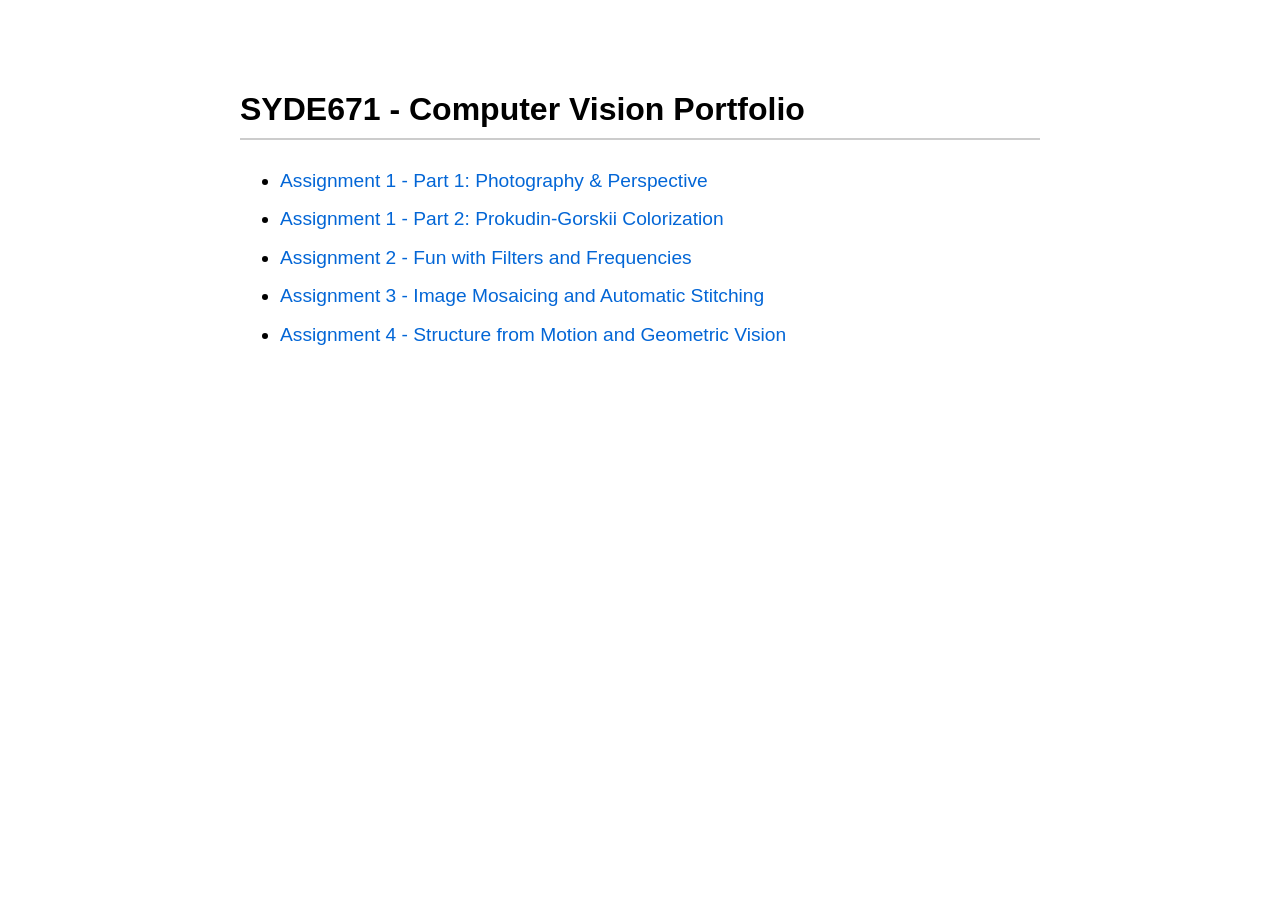
<file: index.html>
<!DOCTYPE html>
<html lang="en">
<head>
    <meta charset="UTF-8">
    <title>SYDE671 Portfolio</title>
    <style>
        body { font-family: sans-serif; max-width: 800px; margin: 50px auto; padding: 20px; }
        h1 { border-bottom: 2px solid #ccc; padding-bottom: 10px; }
        ul { line-height: 2; font-size: 1.2rem; }
        a { color: #0366d6; text-decoration: none; }
        a:hover { text-decoration: underline; }
    </style>
</head>
<body>
    <h1>SYDE671 - Computer Vision Portfolio</h1>
    <ul>
        <li><a href="./a1/1/">Assignment 1 - Part 1: Photography & Perspective</a></li>
        <li><a href="./a1/2/">Assignment 1 - Part 2: Prokudin-Gorskii Colorization</a></li>
        <li><a href="./a2/">Assignment 2 - Fun with Filters and Frequencies</a></li>
        <li><a href="./a3/">Assignment 3 - Image Mosaicing and Automatic Stitching</a></li>
        <li><a href="./a4/">Assignment 4 - Structure from Motion and Geometric Vision</a></li>
    </ul>
</body>
</html>
</file>
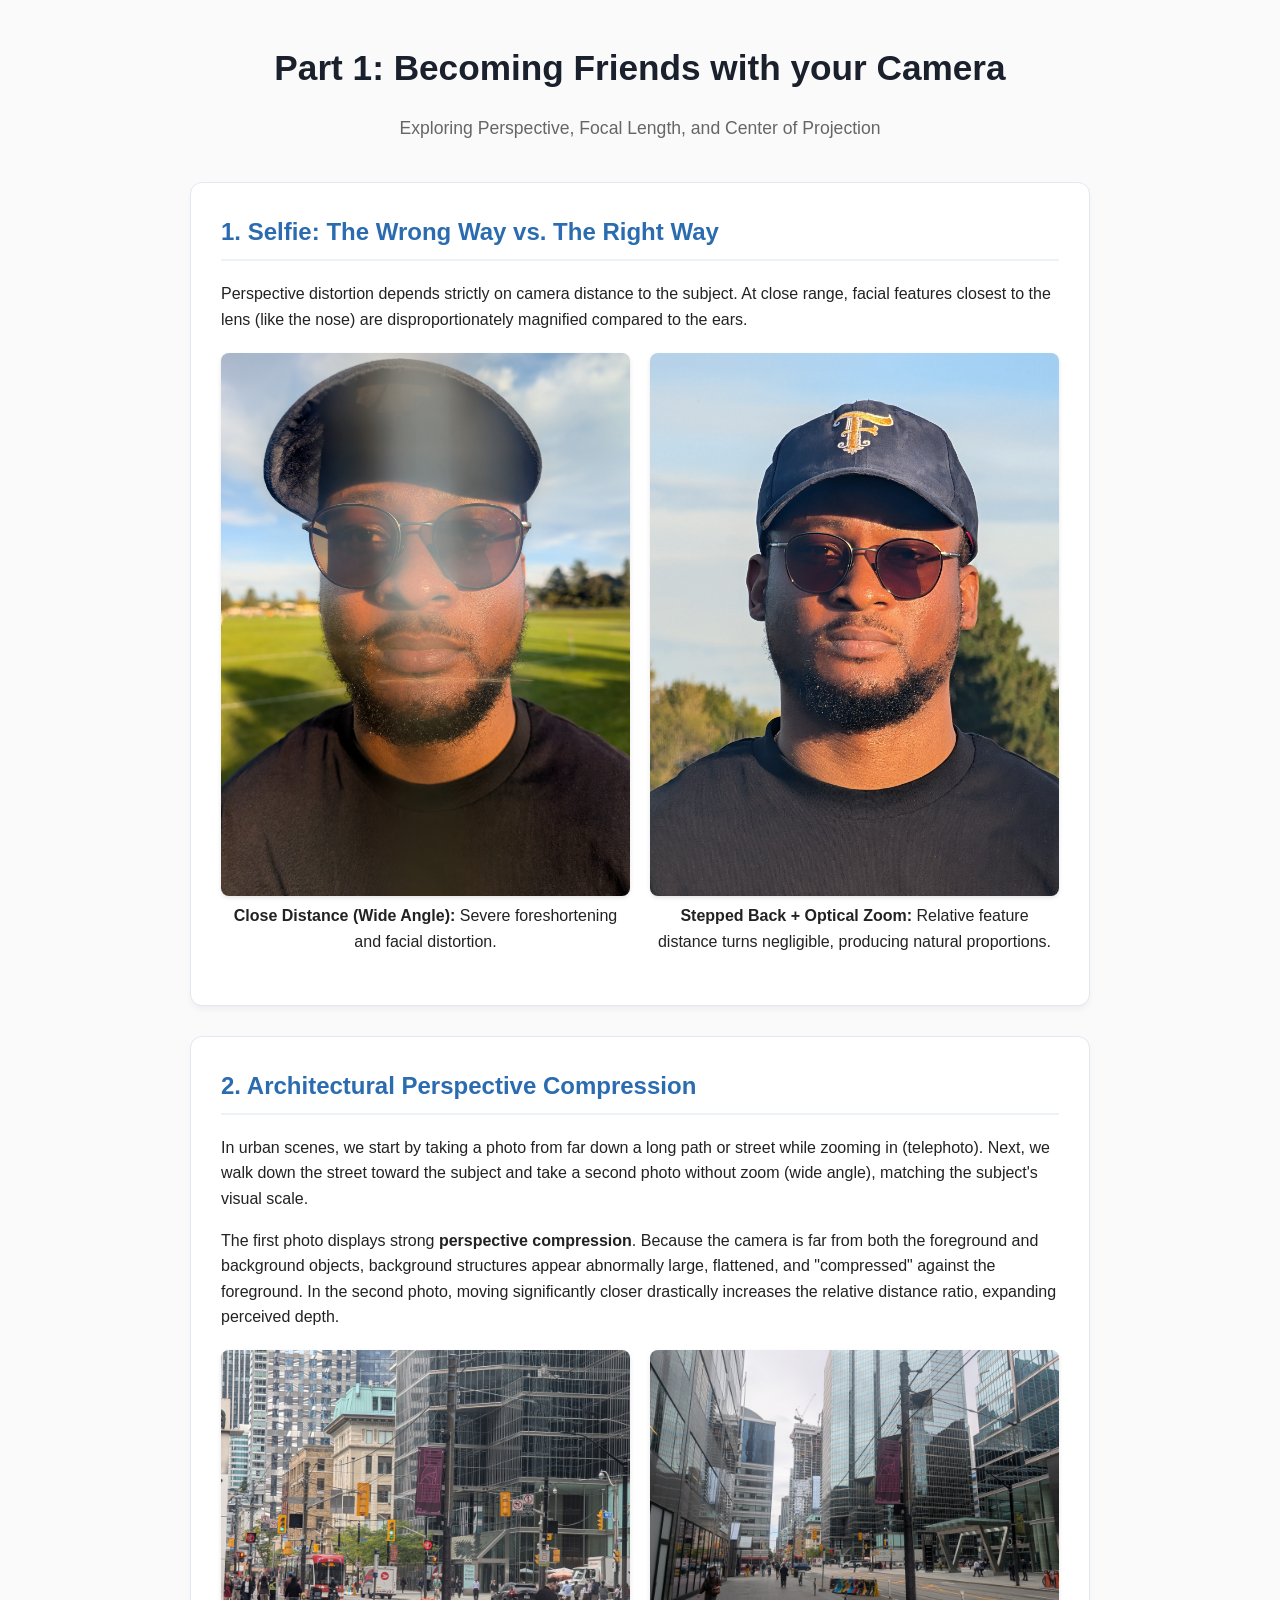
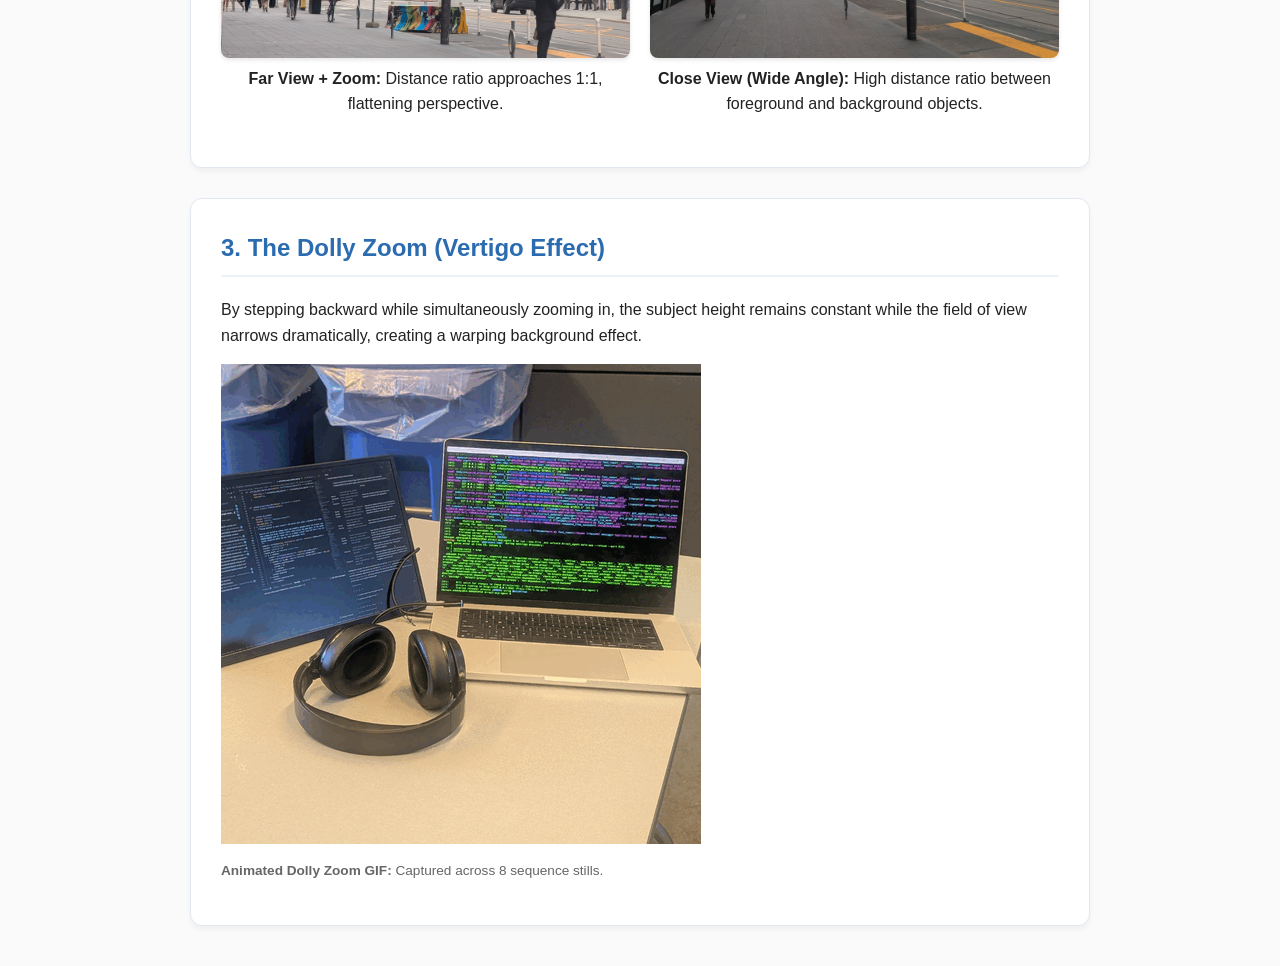
<file: 1/index.html>
<!DOCTYPE html>
<html lang="en">
<head>
    <meta charset="UTF-8">
    <title>SYDE 671 - Part 1: Camera & Perspective</title>
    <link rel="stylesheet" href="../style.css">
</head>
<body>

  <div class="container">

    <header>
      <h1>Part 1: Becoming Friends with your Camera</h1>
      <p class="subtitle">Exploring Perspective, Focal Length, and Center of Projection</p>
    </header>

    <div class="section">
      <h2>1. Selfie: The Wrong Way vs. The Right Way</h2>
      <p>
        Perspective distortion depends strictly on camera distance to the subject. At close range, 
        facial features closest to the lens (like the nose) are disproportionately magnified compared to the ears.
      </p>

      <div class="img-grid">
        <div class="img-card">
          <img src="media/selfie_close.jpg" alt="Close-up Selfie Distortion">
          <caption><b>Close Distance (Wide Angle):</b> Severe foreshortening and facial distortion.</caption>
        </div>
        <div class="img-card">
          <img src="media/selfie_far.jpg" alt="Stepped Back Telephoto Portrait">
          <caption><b>Stepped Back + Optical Zoom:</b> Relative feature distance turns negligible, producing natural proportions.</caption>
        </div>
      </div>
    </div>

    <div class="section">
      <h2>2. Architectural Perspective Compression</h2>
      <p>
        In urban scenes, we start by taking a photo from far down a long path or street while 
        zooming in (telephoto). Next, we walk down the street toward the subject and take a second photo 
        without zoom (wide angle), matching the subject's visual scale. 
      </p>
      <p>
        The first photo displays strong <b>perspective compression</b>. Because the camera is far from both the foreground 
        and background objects, background structures appear abnormally large, flattened, and "compressed" against the foreground. 
        In the second photo, moving significantly closer drastically increases the relative distance ratio, expanding perceived depth.
      </p>

      <div class="img-grid">
        <div class="img-card">
            <img src="media/arch_far.jpg" alt="Far Architectural Compression">
            <caption><b>Far View + Zoom:</b> Distance ratio approaches 1:1, flattening perspective.</caption>
          </div>
        <div class="img-card">
          <img src="media/arch_close.jpg" alt="Close Architectural View">
          <caption><b>Close View (Wide Angle):</b> High distance ratio between foreground and background objects.</caption>
        </div>
      </div>
    </div>

    <div class="section">
      <h2>3. The Dolly Zoom (Vertigo Effect)</h2>
      <p>
        By stepping backward while simultaneously zooming in, the subject height remains constant while 
        the field of view narrows dramatically, creating a warping background effect.
      </p>

      <div class="gif-container">
        <img src="media/dolly_zoom.gif" alt="Dolly Zoom Animation">
        <p style="font-size: 0.85rem; color: var(--muted); margin-top: 8px;">
          <b>Animated Dolly Zoom GIF:</b> Captured across 8 sequence stills.
        </p>
      </div>
    </div>

  </div>

</body>
</html>
</file>
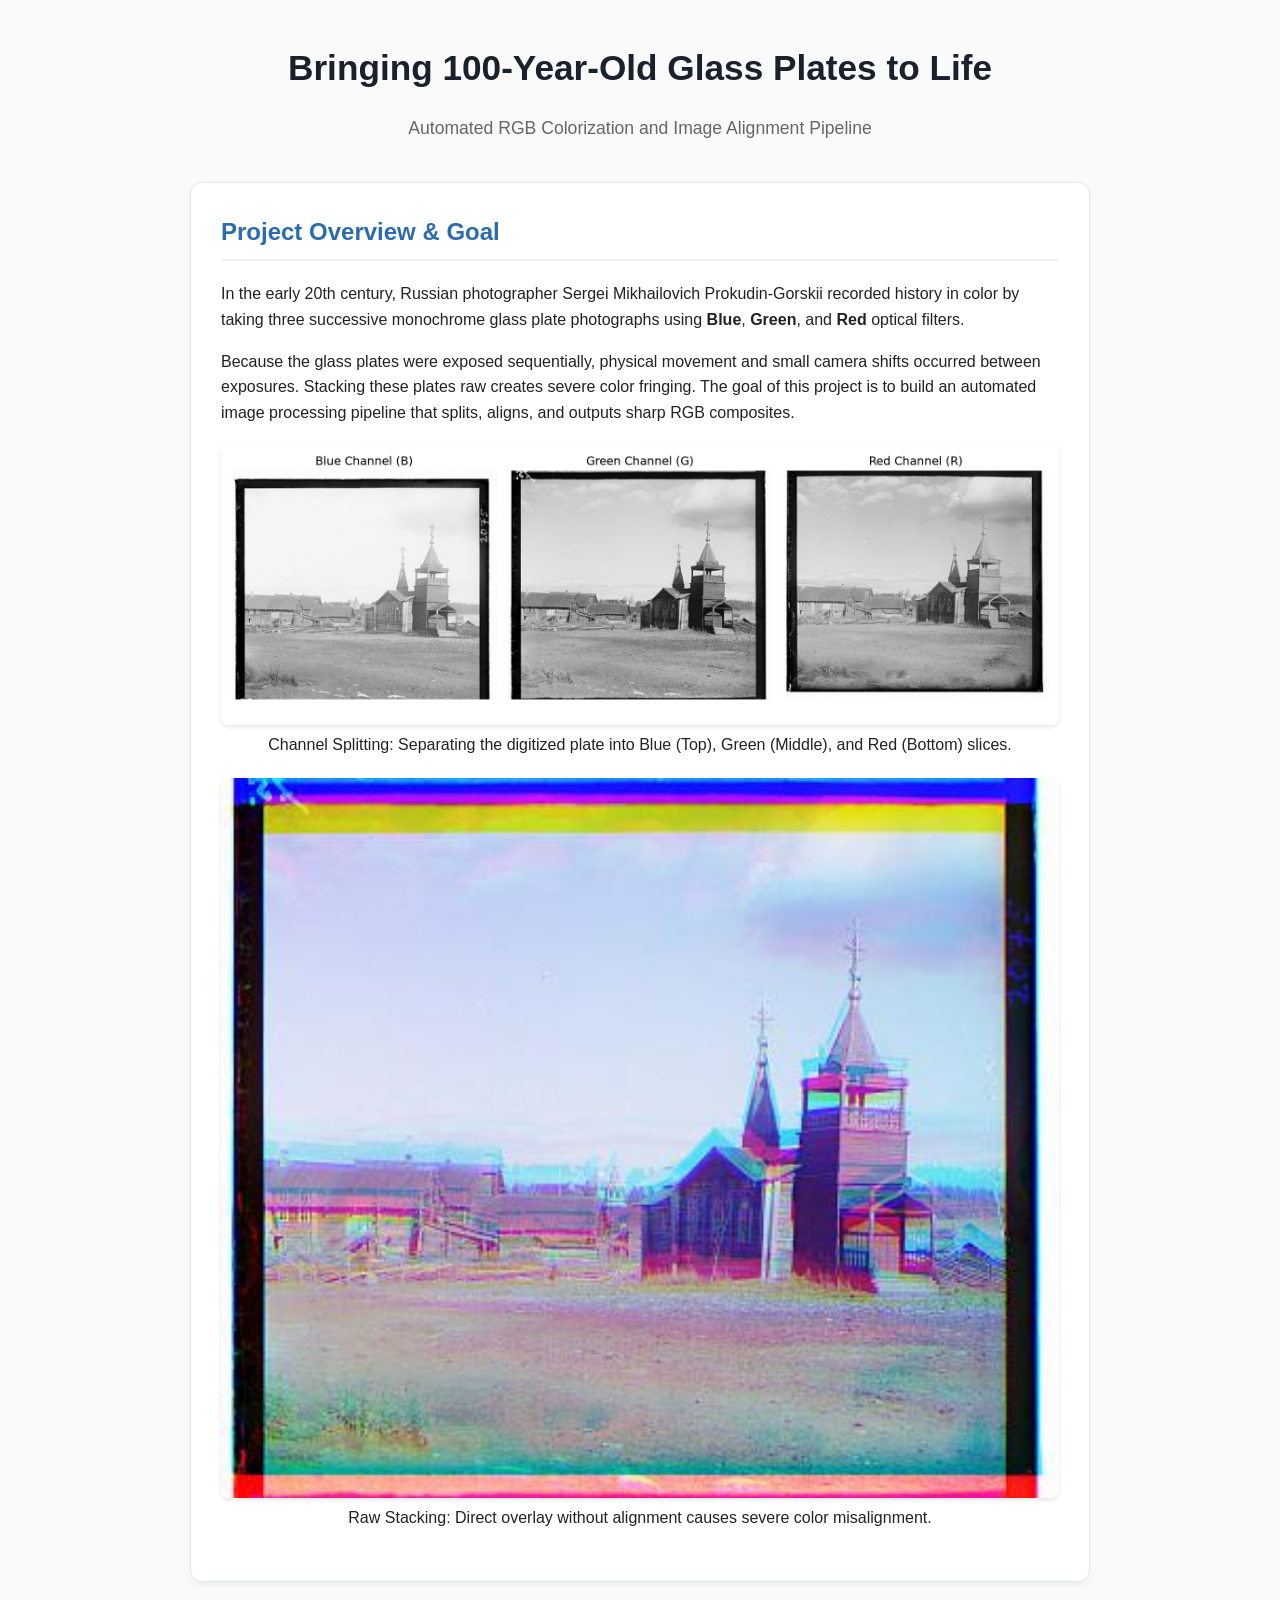
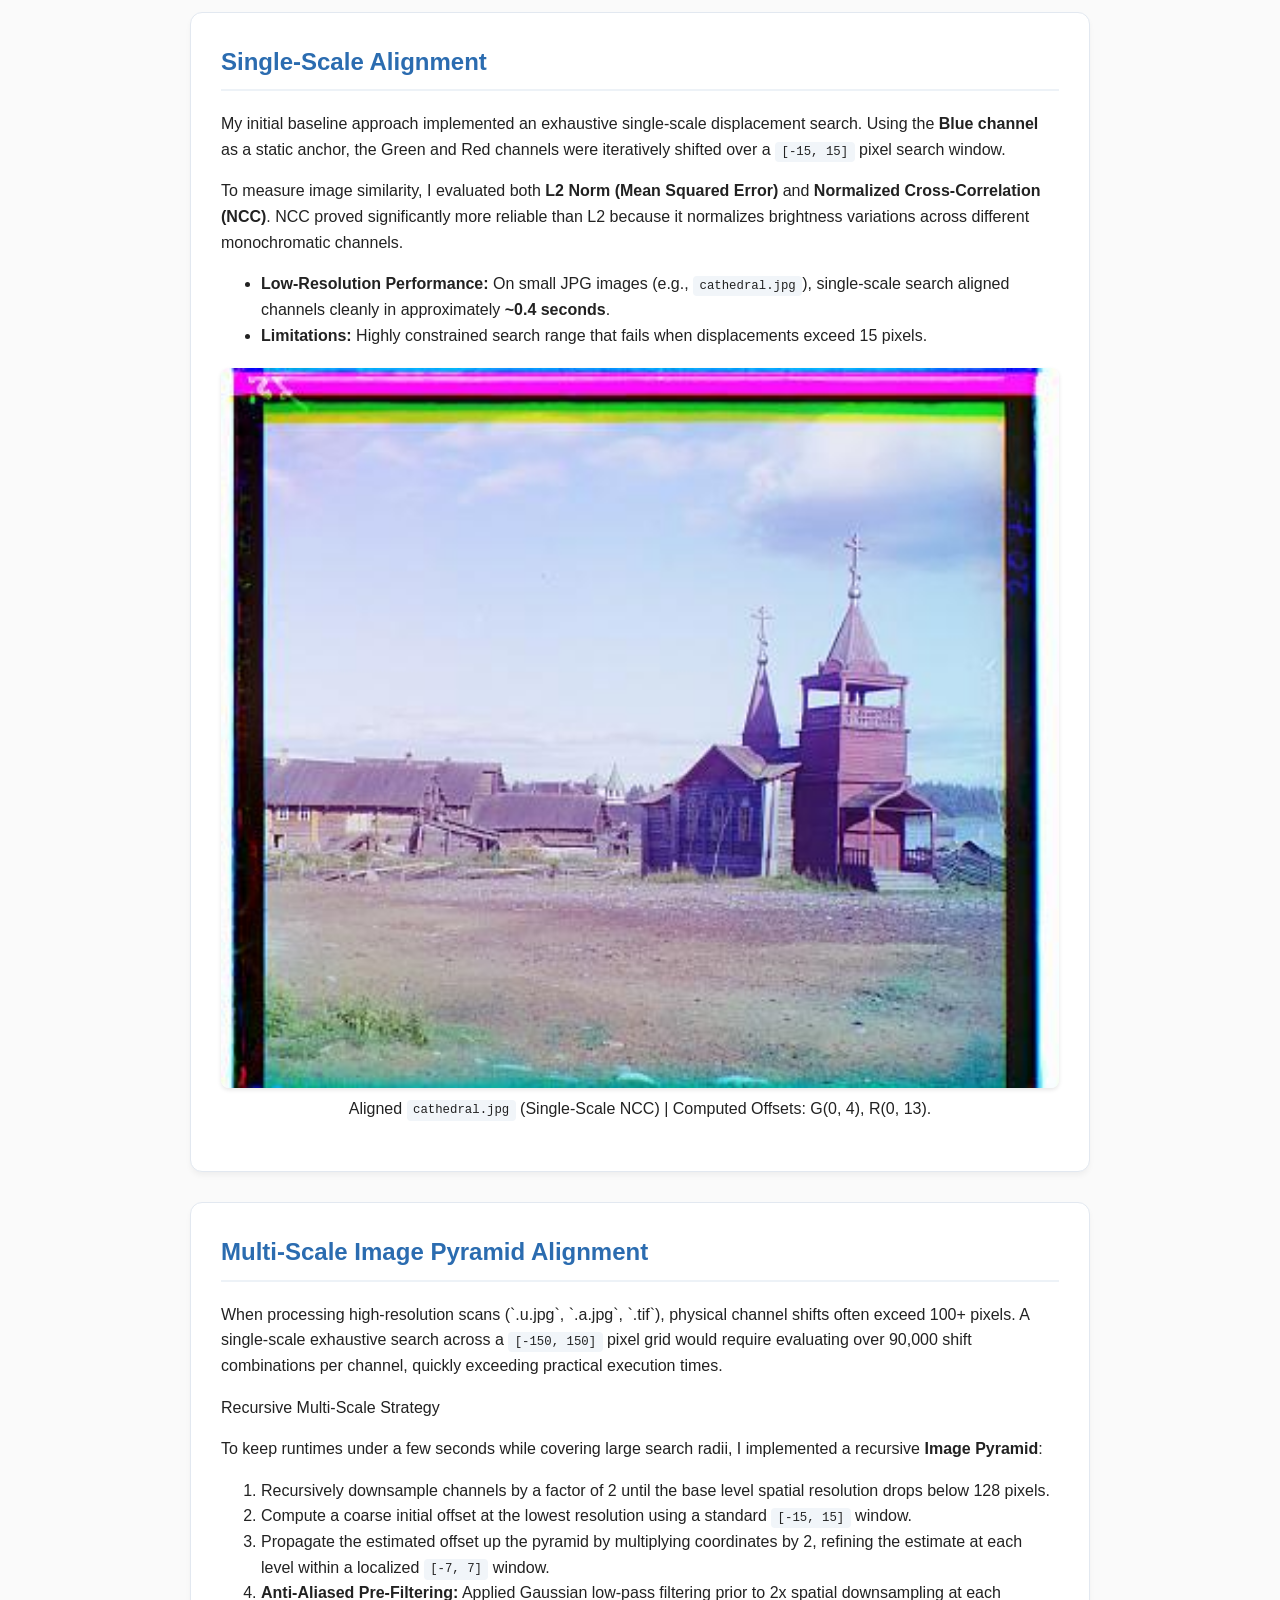
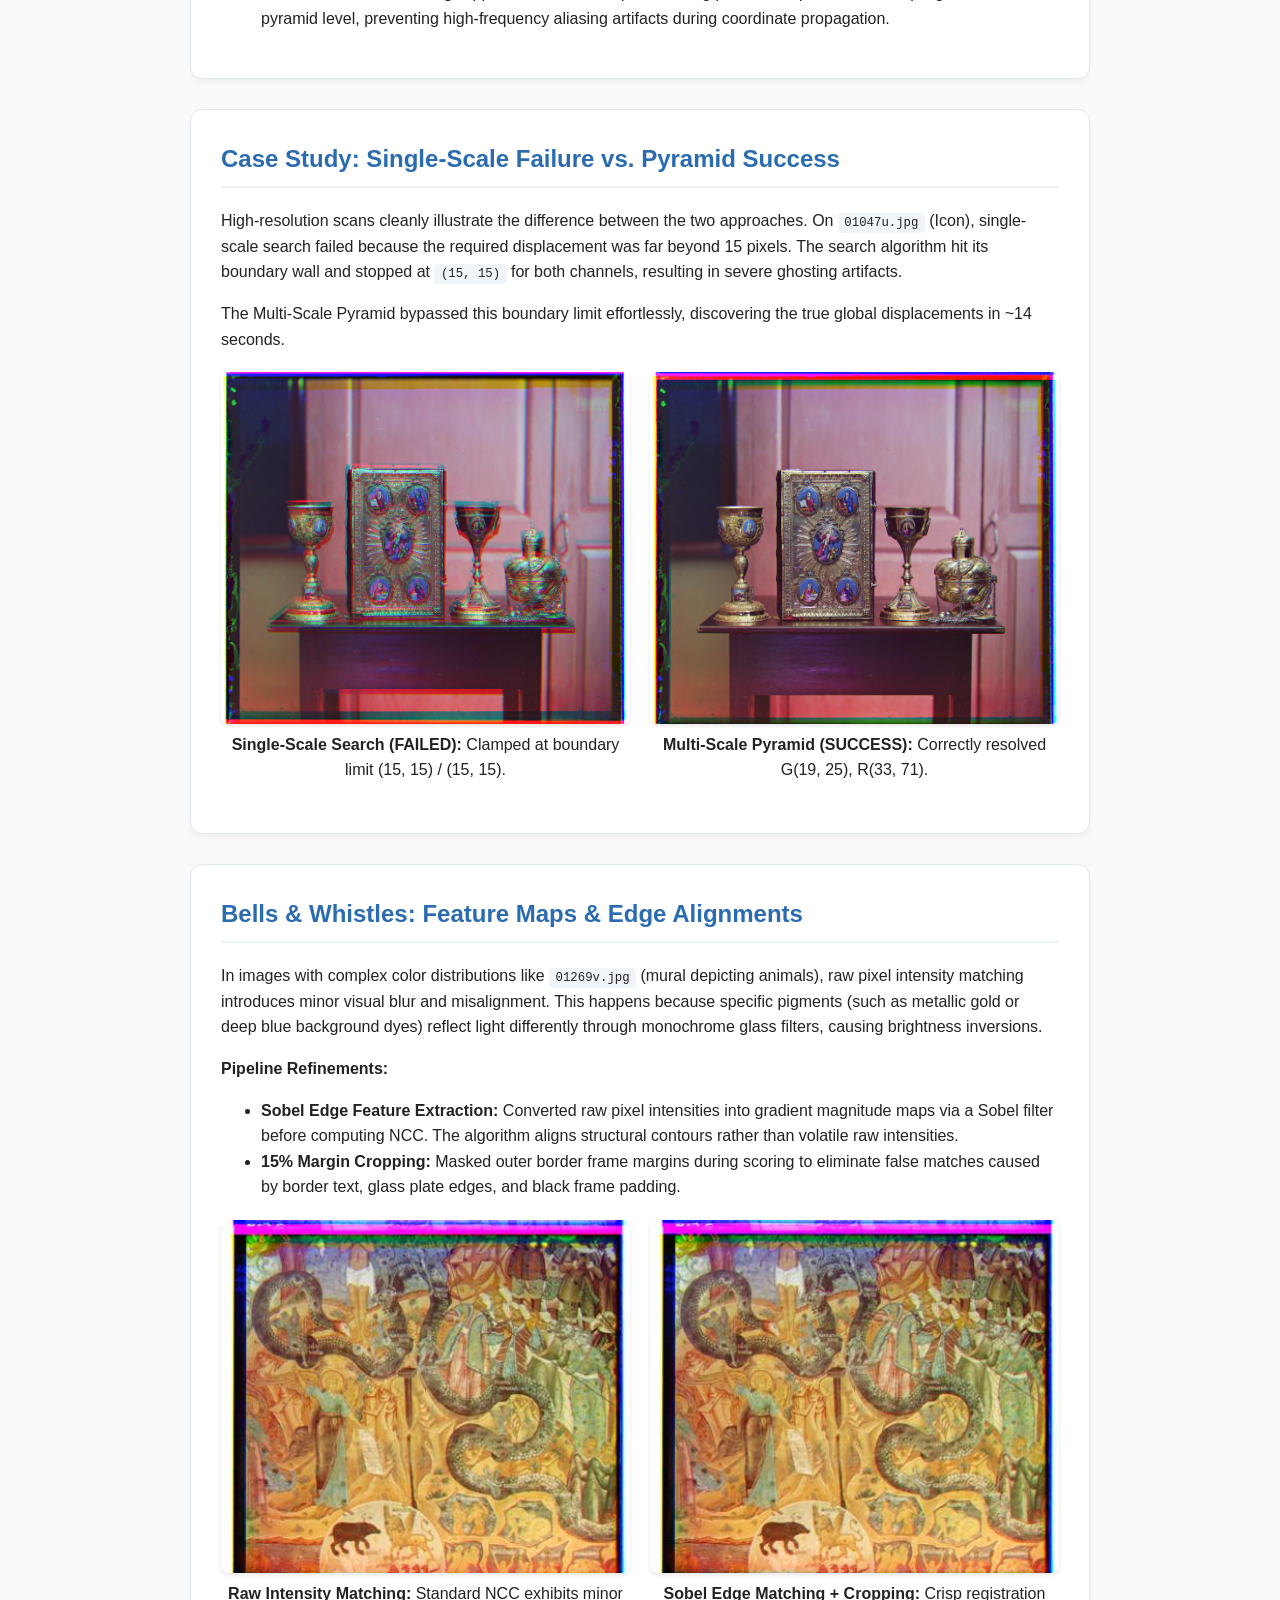
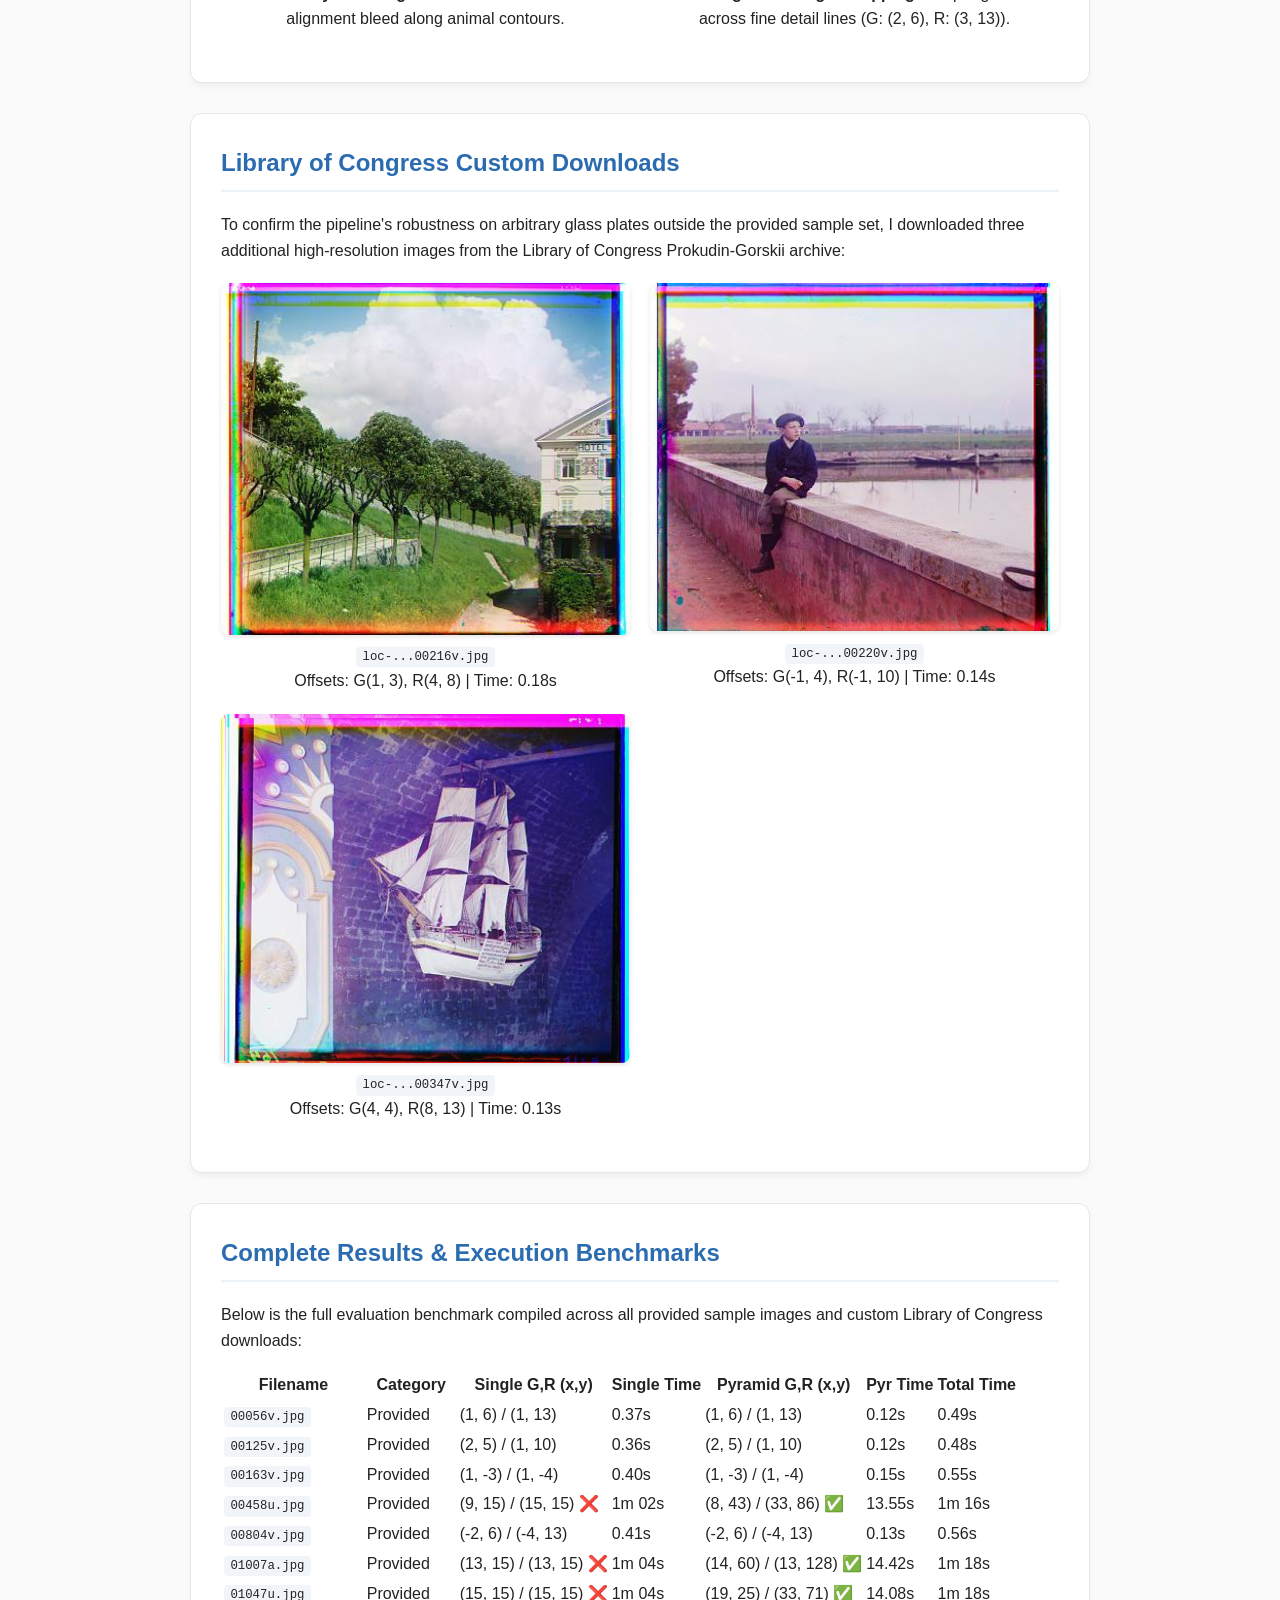
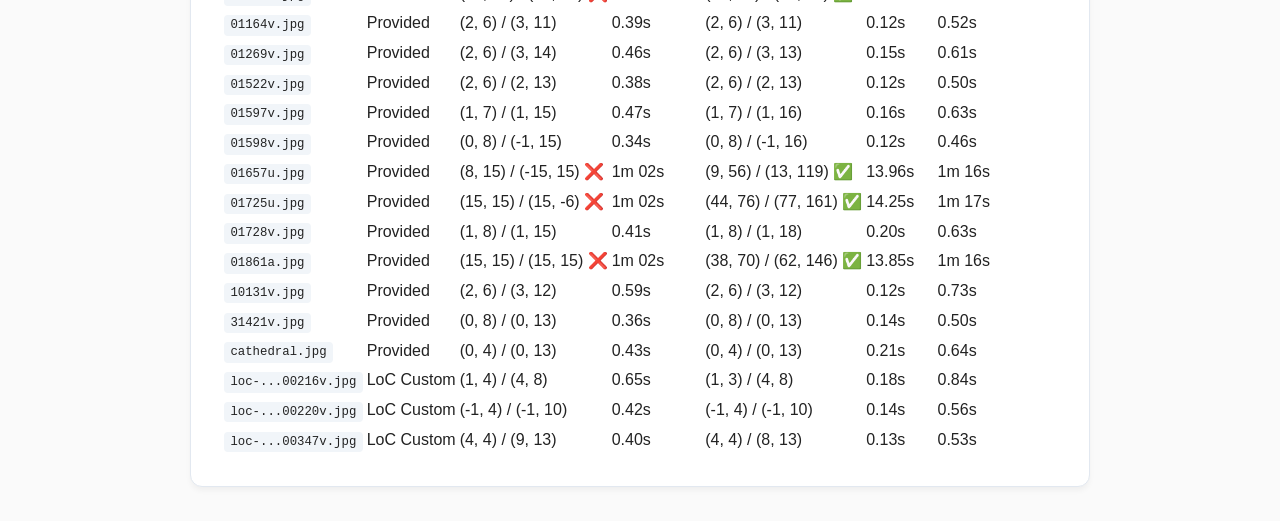
<file: 2/index.html>
<!DOCTYPE html>
<html lang="en">
<head>
  <meta charset="UTF-8">
  <meta name="viewport" content="width=device-width, initial-scale=1.0">
  <title>Colorizing the Prokudin-Gorskii Photo Collection</title>
  <link rel="stylesheet" href="../style.css">
</head>
<body>

  <div class="container">

    <header>
      <h1>Bringing 100-Year-Old Glass Plates to Life</h1>
      <p class="subtitle">Automated RGB Colorization and Image Alignment Pipeline</p>
    </header>

    <div class="section">
      <h2>Project Overview & Goal</h2>
      <p>
        In the early 20th century, Russian photographer Sergei Mikhailovich Prokudin-Gorskii recorded history in color by taking three successive monochrome glass plate photographs using <b>Blue</b>, <b>Green</b>, and <b>Red</b> optical filters.
      </p>
      <p>
        Because the glass plates were exposed sequentially, physical movement and small camera shifts occurred between exposures. Stacking these plates raw creates severe color fringing. The goal of this project is to build an automated image processing pipeline that splits, aligns, and outputs sharp RGB composites.
      </p>
      
      <div class="img-grid">
        <div class="img-card">
          <img src="media/intermediate_02_split_channels.png" alt="Split Channels">
          <caption>Channel Splitting: Separating the digitized plate into Blue (Top), Green (Middle), and Red (Bottom) slices.</caption>
        </div>
      </div>
      <div class="img-grid">
        <div class="img-card">
            <img src="media/intermediate_01_unaligned.jpg" alt="Unaligned Composite">
            <caption>Raw Stacking: Direct overlay without alignment causes severe color misalignment.</caption>
        </div>
      </div>
    </div>

    <div class="section">
      <h2>Single-Scale Alignment</h2>
      <p>
        My initial baseline approach implemented an exhaustive single-scale displacement search. Using the <b>Blue channel</b> as a static anchor, the Green and Red channels were iteratively shifted over a <code>[-15, 15]</code> pixel search window.
      </p>
      <p>
        To measure image similarity, I evaluated both <b>L2 Norm (Mean Squared Error)</b> and <b>Normalized Cross-Correlation (NCC)</b>. NCC proved significantly more reliable than L2 because it normalizes brightness variations across different monochromatic channels.
      </p>
      
      <ul>
        <li><b>Low-Resolution Performance:</b> On small JPG images (e.g., <code>cathedral.jpg</code>), single-scale search aligned channels cleanly in approximately <b>~0.4 seconds</b>.</li>
        <li><b>Limitations:</b> Highly constrained search range that fails when displacements exceed 15 pixels.</li>
      </ul>

      <div class="img-grid">
        <div class="img-card">
          <img src="media/cathedral_single.jpg" alt="Cathedral Single Scale">
          <caption>Aligned <code>cathedral.jpg</code> (Single-Scale NCC) | Computed Offsets: G(0, 4), R(0, 13).</caption>
        </div>
      </div>
    </div>

    <div class="section">
      <h2>Multi-Scale Image Pyramid Alignment</h2>
      <p>
        When processing high-resolution scans (`.u.jpg`, `.a.jpg`, `.tif`), physical channel shifts often exceed 100+ pixels. A single-scale exhaustive search across a <code>[-150, 150]</code> pixel grid would require evaluating over 90,000 shift combinations per channel, quickly exceeding practical execution times.
      </p>

      <span class="badge">Recursive Multi-Scale Strategy</span>
      <p>
        To keep runtimes under a few seconds while covering large search radii, I implemented a recursive <b>Image Pyramid</b>:
      </p>
      <ol>
        <li>Recursively downsample channels by a factor of 2 until the base level spatial resolution drops below 128 pixels.</li>
        <li>Compute a coarse initial offset at the lowest resolution using a standard <code>[-15, 15]</code> window.</li>
        <li>Propagate the estimated offset up the pyramid by multiplying coordinates by 2, refining the estimate at each level within a localized <code>[-7, 7]</code> window.</li>
        <li><b>Anti-Aliased Pre-Filtering:</b> Applied Gaussian low-pass filtering prior to 2x spatial downsampling at each pyramid level, preventing high-frequency aliasing artifacts during coordinate propagation.</li>
      </ol>
    </div>

    <div class="section">
      <h2>Case Study: Single-Scale Failure vs. Pyramid Success</h2>
      <p>
        High-resolution scans cleanly illustrate the difference between the two approaches. On <code>01047u.jpg</code> (Icon), single-scale search failed because the required displacement was far beyond 15 pixels. The search algorithm hit its boundary wall and stopped at <code>(15, 15)</code> for both channels, resulting in severe ghosting artifacts.
      </p>
      <p>
        The Multi-Scale Pyramid bypassed this boundary limit effortlessly, discovering the true global displacements in ~14 seconds.
      </p>
      
      <div class="img-grid">
        <div class="img-card">
          <img src="media/01047u_single.jpg" alt="01047u Single Scale Failure">
          <caption><b>Single-Scale Search (<span class="tag-fail">FAILED</span>):</b> Clamped at boundary limit (15, 15) / (15, 15).</caption>
        </div>
        <div class="img-card">
          <img src="media/01047u_pyramid.jpg" alt="01047u Pyramid Success">
          <caption><b>Multi-Scale Pyramid (<span class="tag-success">SUCCESS</span>):</b> Correctly resolved G(19, 25), R(33, 71).</caption>
        </div>
      </div>
    </div>

    <div class="section">
      <h2>Bells & Whistles: Feature Maps & Edge Alignments</h2>
      <p>
        In images with complex color distributions like <code>01269v.jpg</code> (mural depicting animals), raw pixel intensity matching introduces minor visual blur and misalignment. This happens because specific pigments (such as metallic gold or deep blue background dyes) reflect light differently through monochrome glass filters, causing brightness inversions.
      </p>

      <p><b>Pipeline Refinements:</b></p>
      <ul>
        <li><b>Sobel Edge Feature Extraction:</b> Converted raw pixel intensities into gradient magnitude maps via a Sobel filter before computing NCC. The algorithm aligns structural contours rather than volatile raw intensities.</li>
        <li><b>15% Margin Cropping:</b> Masked outer border frame margins during scoring to eliminate false matches caused by border text, glass plate edges, and black frame padding.</li>
      </ul>

      <div class="img-grid">
        <div class="img-card">
          <img src="media/01269v_single.jpg" alt="01269v Standard Alignment">
          <caption><b>Raw Intensity Matching:</b> Standard NCC exhibits minor alignment bleed along animal contours.</caption>
        </div>
        <div class="img-card">
          <img src="media/01269v_pyramid.jpg" alt="01269v Sobel Edge Alignment">
          <caption><b>Sobel Edge Matching + Cropping:</b> Crisp registration across fine detail lines (G: (2, 6), R: (3, 13)).</caption>
        </div>
      </div>
    </div>

    <div class="section">
      <h2>Library of Congress Custom Downloads</h2>
      <p>
        To confirm the pipeline's robustness on arbitrary glass plates outside the provided sample set, I downloaded three additional high-resolution images from the Library of Congress Prokudin-Gorskii archive:
      </p>

      <div class="img-grid">
        <div class="img-card">
          <img src="media/loc-service-pnp-prok-00200-00216v_pyramid.jpg" alt="LoC Custom 00216v">
          <caption><code>loc-...00216v.jpg</code><br>Offsets: G(1, 3), R(4, 8) | Time: 0.18s</caption>
        </div>
        <div class="img-card">
          <img src="media/loc-service-pnp-prok-00200-00220v_pyramid.jpg" alt="LoC Custom 00220v">
          <caption><code>loc-...00220v.jpg</code><br>Offsets: G(-1, 4), R(-1, 10) | Time: 0.14s</caption>
        </div>
        <div class="img-card">
          <img src="media/loc-service-pnp-prok-00300-00347v_pyramid.jpg" alt="LoC Custom 00347v">
          <caption><code>loc-...00347v.jpg</code><br>Offsets: G(4, 4), R(8, 13) | Time: 0.13s</caption>
        </div>
      </div>
    </div>

    <div class="section">
      <h2>Complete Results & Execution Benchmarks</h2>
      <p>
        Below is the full evaluation benchmark compiled across all provided sample images and custom Library of Congress downloads:
      </p>

      <table>
        <thead>
          <tr>
            <th>Filename</th>
            <th>Category</th>
            <th>Single G,R (x,y)</th>
            <th>Single Time</th>
            <th>Pyramid G,R (x,y)</th>
            <th>Pyr Time</th>
            <th>Total Time</th>
          </tr>
        </thead>
        <tbody>
          <tr><td><code>00056v.jpg</code></td><td>Provided</td><td>(1, 6) / (1, 13)</td><td>0.37s</td><td>(1, 6) / (1, 13)</td><td>0.12s</td><td>0.49s</td></tr>
          <tr><td><code>00125v.jpg</code></td><td>Provided</td><td>(2, 5) / (1, 10)</td><td>0.36s</td><td>(2, 5) / (1, 10)</td><td>0.12s</td><td>0.48s</td></tr>
          <tr><td><code>00163v.jpg</code></td><td>Provided</td><td>(1, -3) / (1, -4)</td><td>0.40s</td><td>(1, -3) / (1, -4)</td><td>0.15s</td><td>0.55s</td></tr>
          <tr><td><code>00458u.jpg</code></td><td>Provided</td><td>(9, 15) / (15, 15) <span class="tag-fail">❌</span></td><td>1m 02s</td><td>(8, 43) / (33, 86) <span class="tag-success">✅</span></td><td>13.55s</td><td>1m 16s</td></tr>
          <tr><td><code>00804v.jpg</code></td><td>Provided</td><td>(-2, 6) / (-4, 13)</td><td>0.41s</td><td>(-2, 6) / (-4, 13)</td><td>0.13s</td><td>0.56s</td></tr>
          <tr><td><code>01007a.jpg</code></td><td>Provided</td><td>(13, 15) / (13, 15) <span class="tag-fail">❌</span></td><td>1m 04s</td><td>(14, 60) / (13, 128) <span class="tag-success">✅</span></td><td>14.42s</td><td>1m 18s</td></tr>
          <tr><td><code>01047u.jpg</code></td><td>Provided</td><td>(15, 15) / (15, 15) <span class="tag-fail">❌</span></td><td>1m 04s</td><td>(19, 25) / (33, 71) <span class="tag-success">✅</span></td><td>14.08s</td><td>1m 18s</td></tr>
          <tr><td><code>01164v.jpg</code></td><td>Provided</td><td>(2, 6) / (3, 11)</td><td>0.39s</td><td>(2, 6) / (3, 11)</td><td>0.12s</td><td>0.52s</td></tr>
          <tr><td><code>01269v.jpg</code></td><td>Provided</td><td>(2, 6) / (3, 14)</td><td>0.46s</td><td>(2, 6) / (3, 13)</td><td>0.15s</td><td>0.61s</td></tr>
          <tr><td><code>01522v.jpg</code></td><td>Provided</td><td>(2, 6) / (2, 13)</td><td>0.38s</td><td>(2, 6) / (2, 13)</td><td>0.12s</td><td>0.50s</td></tr>
          <tr><td><code>01597v.jpg</code></td><td>Provided</td><td>(1, 7) / (1, 15)</td><td>0.47s</td><td>(1, 7) / (1, 16)</td><td>0.16s</td><td>0.63s</td></tr>
          <tr><td><code>01598v.jpg</code></td><td>Provided</td><td>(0, 8) / (-1, 15)</td><td>0.34s</td><td>(0, 8) / (-1, 16)</td><td>0.12s</td><td>0.46s</td></tr>
          <tr><td><code>01657u.jpg</code></td><td>Provided</td><td>(8, 15) / (-15, 15) <span class="tag-fail">❌</span></td><td>1m 02s</td><td>(9, 56) / (13, 119) <span class="tag-success">✅</span></td><td>13.96s</td><td>1m 16s</td></tr>
          <tr><td><code>01725u.jpg</code></td><td>Provided</td><td>(15, 15) / (15, -6) <span class="tag-fail">❌</span></td><td>1m 02s</td><td>(44, 76) / (77, 161) <span class="tag-success">✅</span></td><td>14.25s</td><td>1m 17s</td></tr>
          <tr><td><code>01728v.jpg</code></td><td>Provided</td><td>(1, 8) / (1, 15)</td><td>0.41s</td><td>(1, 8) / (1, 18)</td><td>0.20s</td><td>0.63s</td></tr>
          <tr><td><code>01861a.jpg</code></td><td>Provided</td><td>(15, 15) / (15, 15) <span class="tag-fail">❌</span></td><td>1m 02s</td><td>(38, 70) / (62, 146) <span class="tag-success">✅</span></td><td>13.85s</td><td>1m 16s</td></tr>
          <tr><td><code>10131v.jpg</code></td><td>Provided</td><td>(2, 6) / (3, 12)</td><td>0.59s</td><td>(2, 6) / (3, 12)</td><td>0.12s</td><td>0.73s</td></tr>
          <tr><td><code>31421v.jpg</code></td><td>Provided</td><td>(0, 8) / (0, 13)</td><td>0.36s</td><td>(0, 8) / (0, 13)</td><td>0.14s</td><td>0.50s</td></tr>
          <tr><td><code>cathedral.jpg</code></td><td>Provided</td><td>(0, 4) / (0, 13)</td><td>0.43s</td><td>(0, 4) / (0, 13)</td><td>0.21s</td><td>0.64s</td></tr>
          <tr><td><code>loc-...00216v.jpg</code></td><td>LoC Custom</td><td>(1, 4) / (4, 8)</td><td>0.65s</td><td>(1, 3) / (4, 8)</td><td>0.18s</td><td>0.84s</td></tr>
          <tr><td><code>loc-...00220v.jpg</code></td><td>LoC Custom</td><td>(-1, 4) / (-1, 10)</td><td>0.42s</td><td>(-1, 4) / (-1, 10)</td><td>0.14s</td><td>0.56s</td></tr>
          <tr><td><code>loc-...00347v.jpg</code></td><td>LoC Custom</td><td>(4, 4) / (9, 13)</td><td>0.40s</td><td>(4, 4) / (8, 13)</td><td>0.13s</td><td>0.53s</td></tr>
        </tbody>
      </table>
    </div>

  </div>

</body>
</html>
</file>
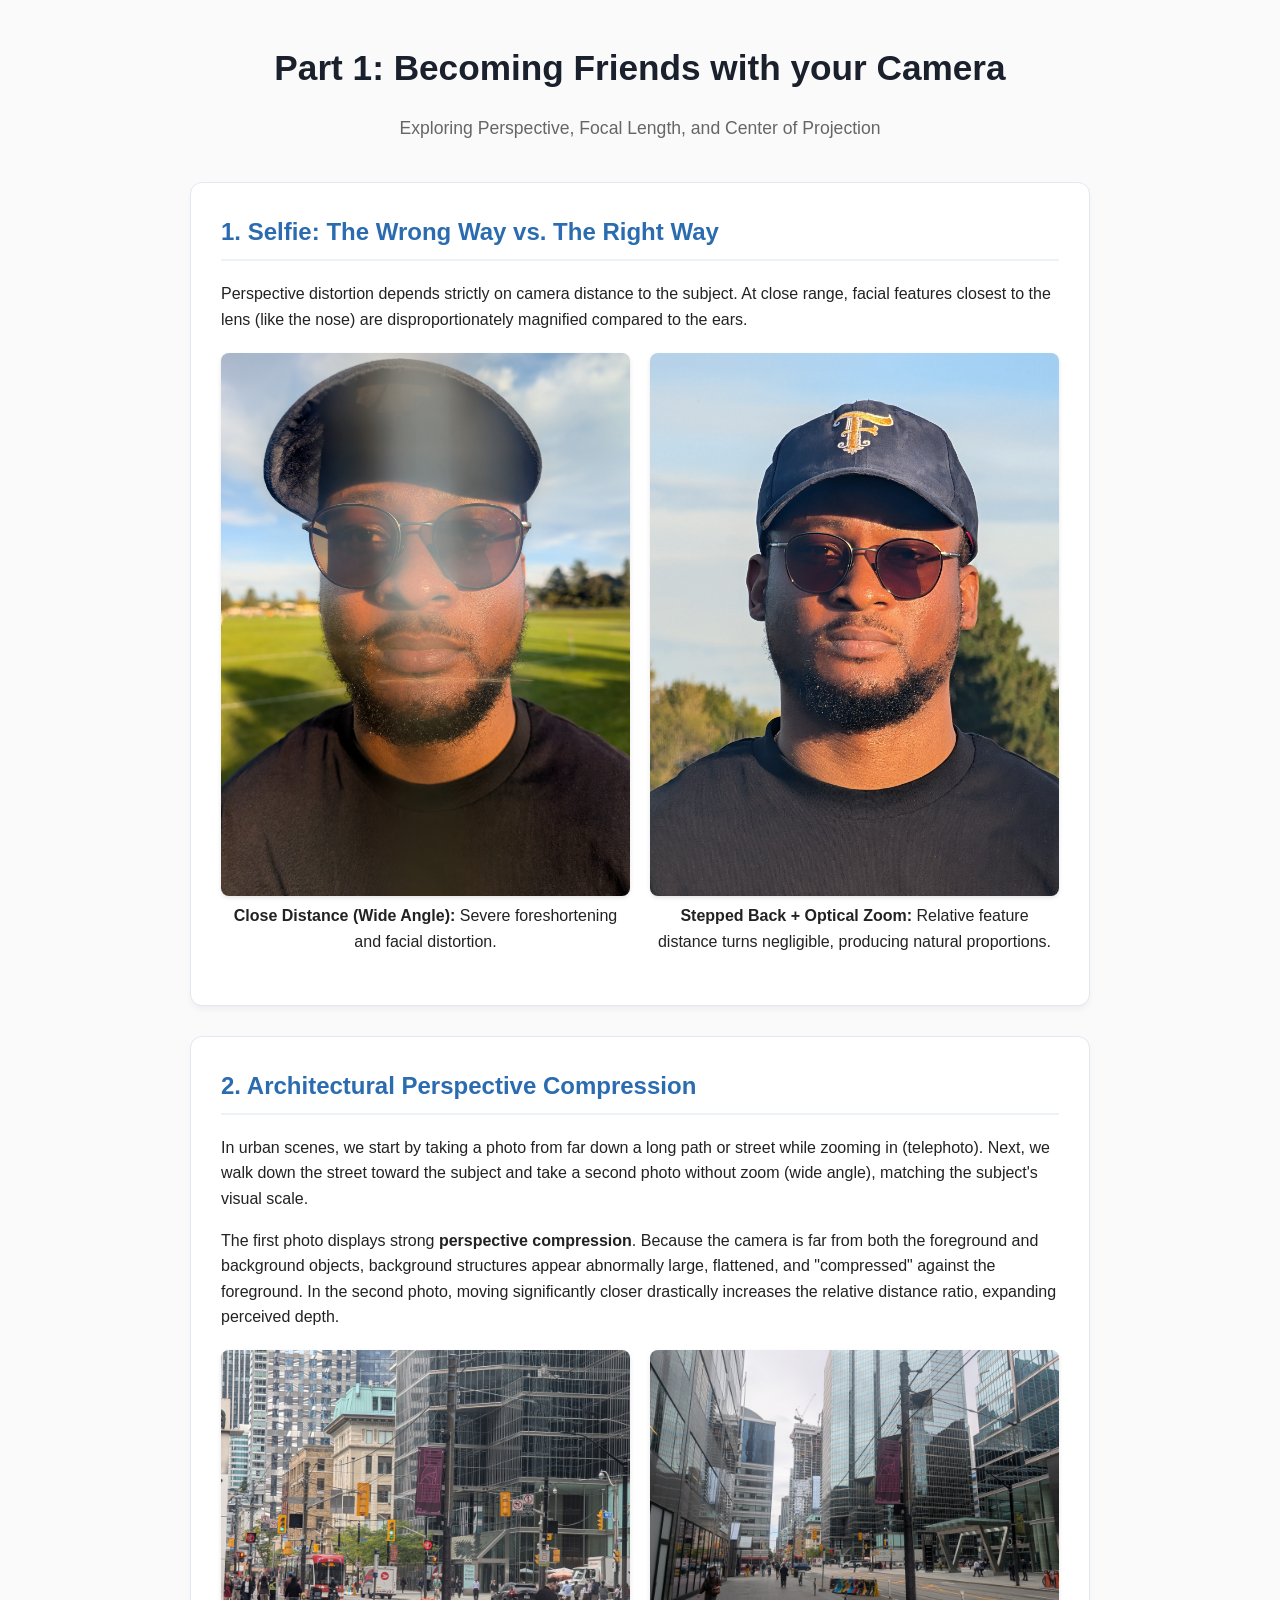
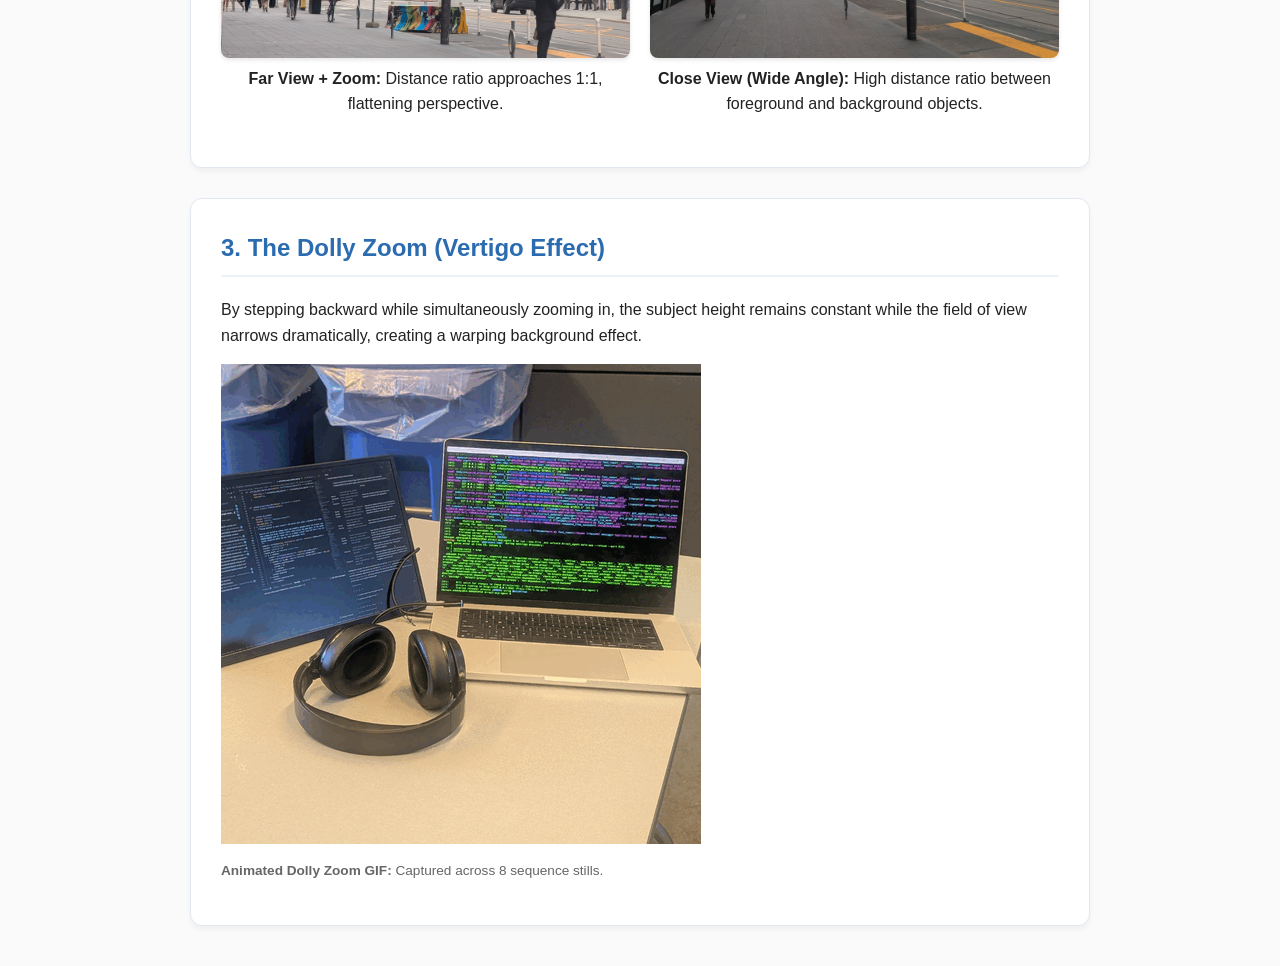
<file: a1/1/index.html>
<!DOCTYPE html>
<html lang="en">
<head>
    <meta charset="UTF-8">
    <title>SYDE 671 - Part 1: Camera & Perspective</title>
    <link rel="stylesheet" href="../../style.css">
</head>
<body>

  <div class="container">

    <header>
      <h1>Part 1: Becoming Friends with your Camera</h1>
      <p class="subtitle">Exploring Perspective, Focal Length, and Center of Projection</p>
    </header>

    <div class="section">
      <h2>1. Selfie: The Wrong Way vs. The Right Way</h2>
      <p>
        Perspective distortion depends strictly on camera distance to the subject. At close range, 
        facial features closest to the lens (like the nose) are disproportionately magnified compared to the ears.
      </p>

      <div class="img-grid">
        <div class="img-card">
          <img src="media/selfie_close.jpg" alt="Close-up Selfie Distortion">
          <caption><b>Close Distance (Wide Angle):</b> Severe foreshortening and facial distortion.</caption>
        </div>
        <div class="img-card">
          <img src="media/selfie_far.jpg" alt="Stepped Back Telephoto Portrait">
          <caption><b>Stepped Back + Optical Zoom:</b> Relative feature distance turns negligible, producing natural proportions.</caption>
        </div>
      </div>
    </div>

    <div class="section">
      <h2>2. Architectural Perspective Compression</h2>
      <p>
        In urban scenes, we start by taking a photo from far down a long path or street while 
        zooming in (telephoto). Next, we walk down the street toward the subject and take a second photo 
        without zoom (wide angle), matching the subject's visual scale. 
      </p>
      <p>
        The first photo displays strong <b>perspective compression</b>. Because the camera is far from both the foreground 
        and background objects, background structures appear abnormally large, flattened, and "compressed" against the foreground. 
        In the second photo, moving significantly closer drastically increases the relative distance ratio, expanding perceived depth.
      </p>

      <div class="img-grid">
        <div class="img-card">
            <img src="media/arch_far.jpg" alt="Far Architectural Compression">
            <caption><b>Far View + Zoom:</b> Distance ratio approaches 1:1, flattening perspective.</caption>
          </div>
        <div class="img-card">
          <img src="media/arch_close.jpg" alt="Close Architectural View">
          <caption><b>Close View (Wide Angle):</b> High distance ratio between foreground and background objects.</caption>
        </div>
      </div>
    </div>

    <div class="section">
      <h2>3. The Dolly Zoom (Vertigo Effect)</h2>
      <p>
        By stepping backward while simultaneously zooming in, the subject height remains constant while 
        the field of view narrows dramatically, creating a warping background effect.
      </p>

      <div class="gif-container">
        <img src="media/dolly_zoom.gif" alt="Dolly Zoom Animation">
        <p style="font-size: 0.85rem; color: var(--muted); margin-top: 8px;">
          <b>Animated Dolly Zoom GIF:</b> Captured across 8 sequence stills.
        </p>
      </div>
    </div>

  </div>

</body>
</html>
</file>
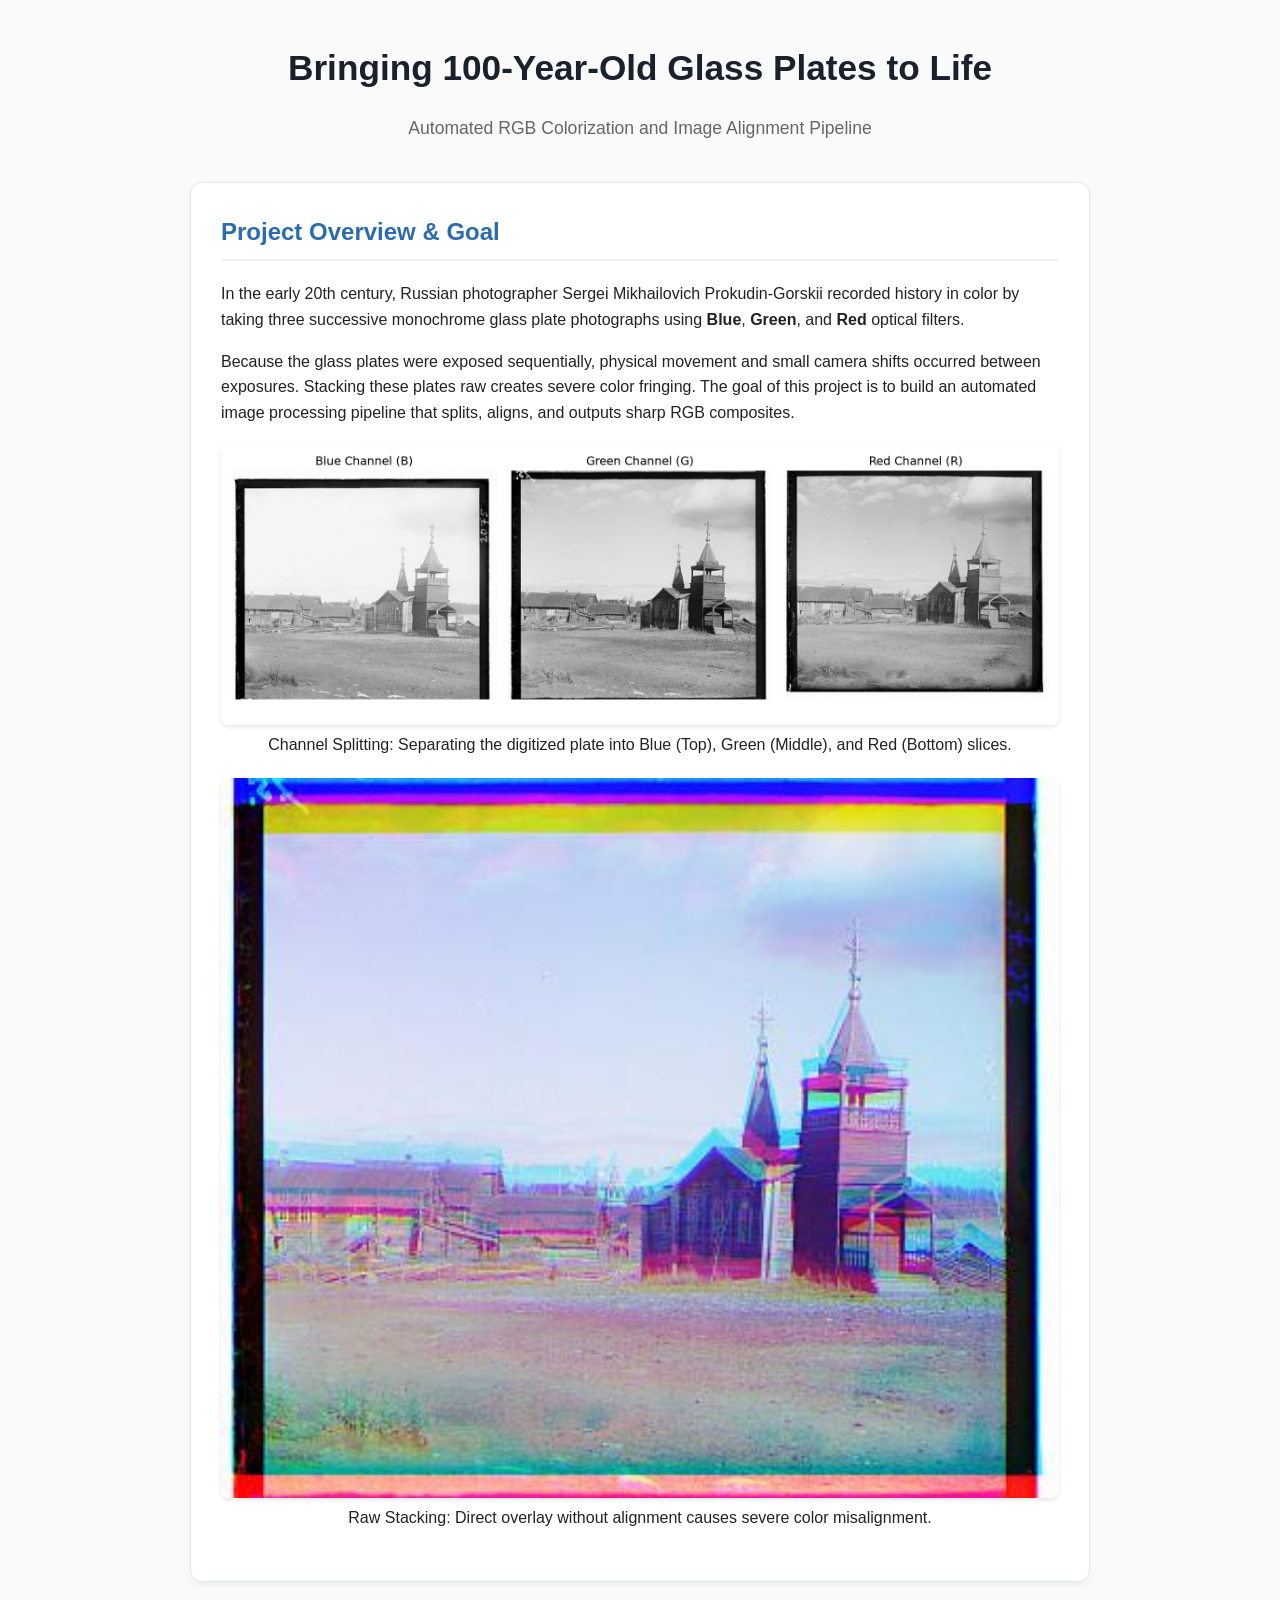
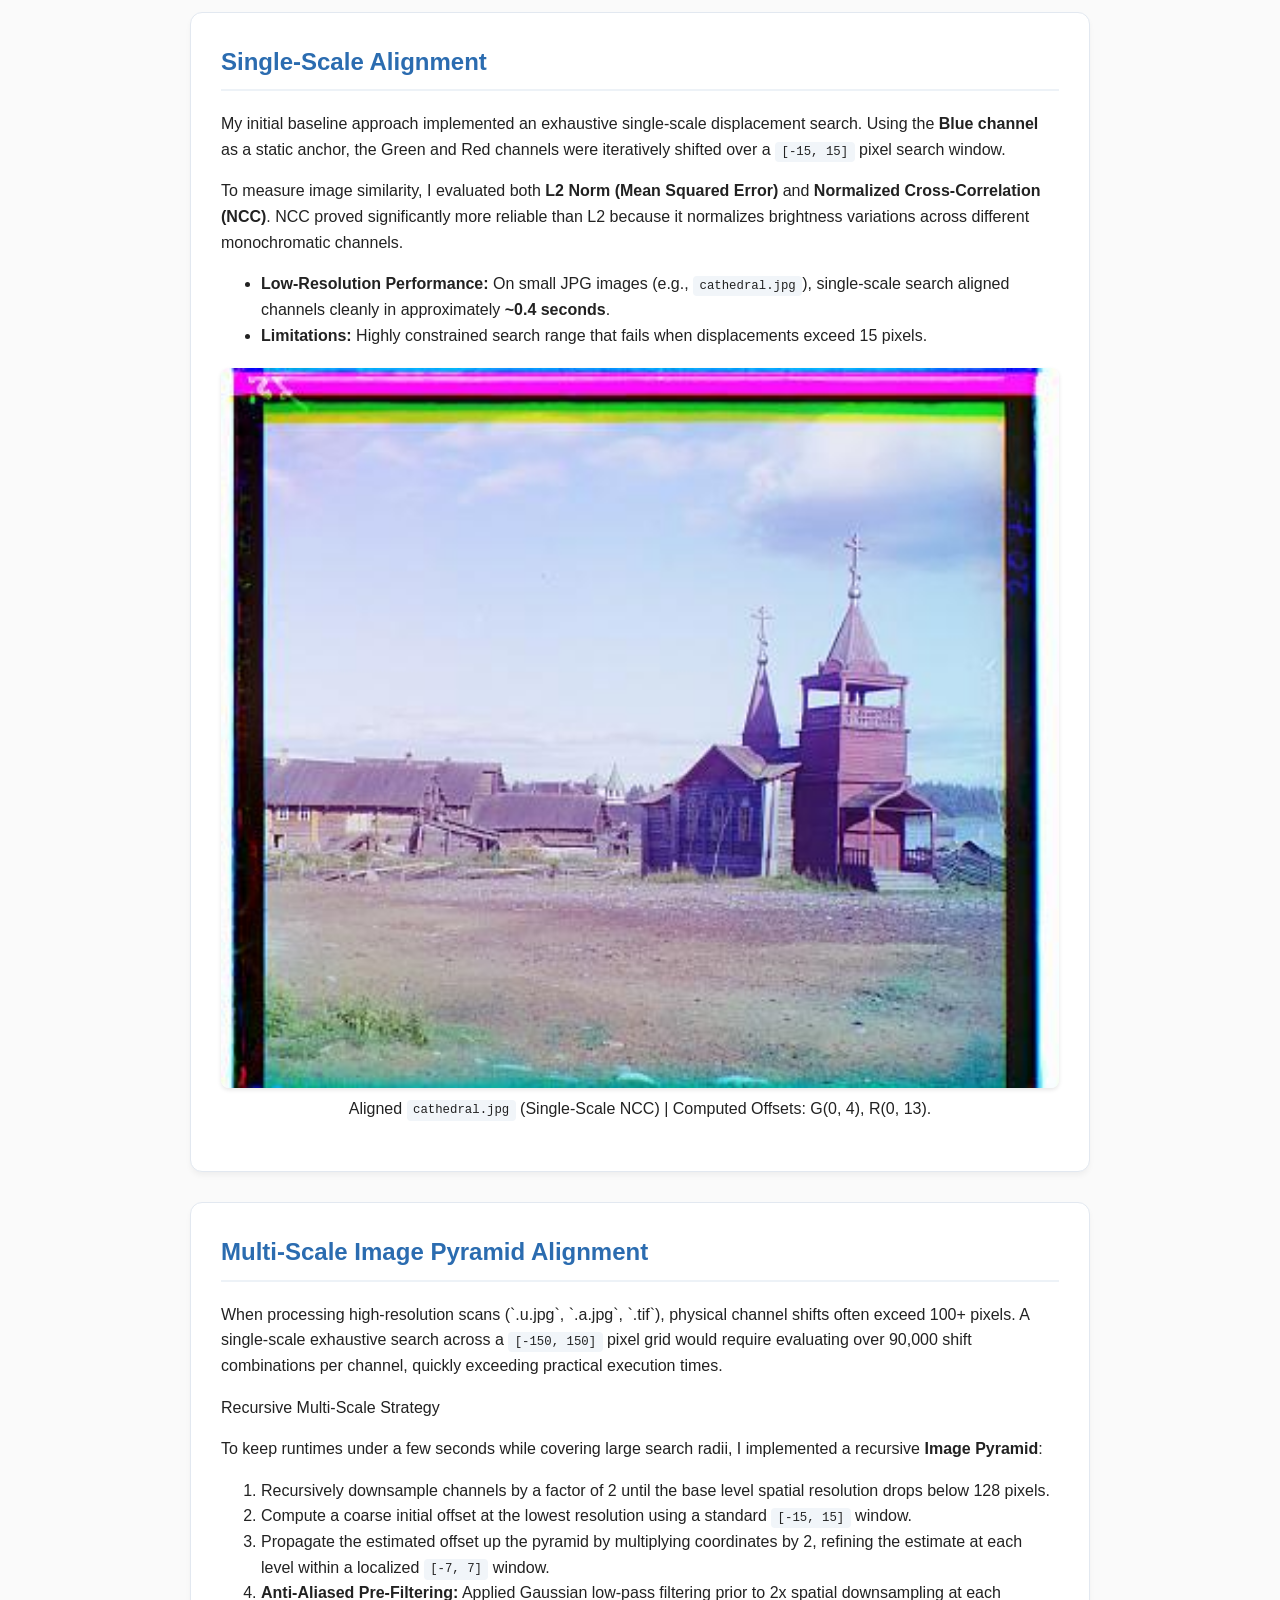
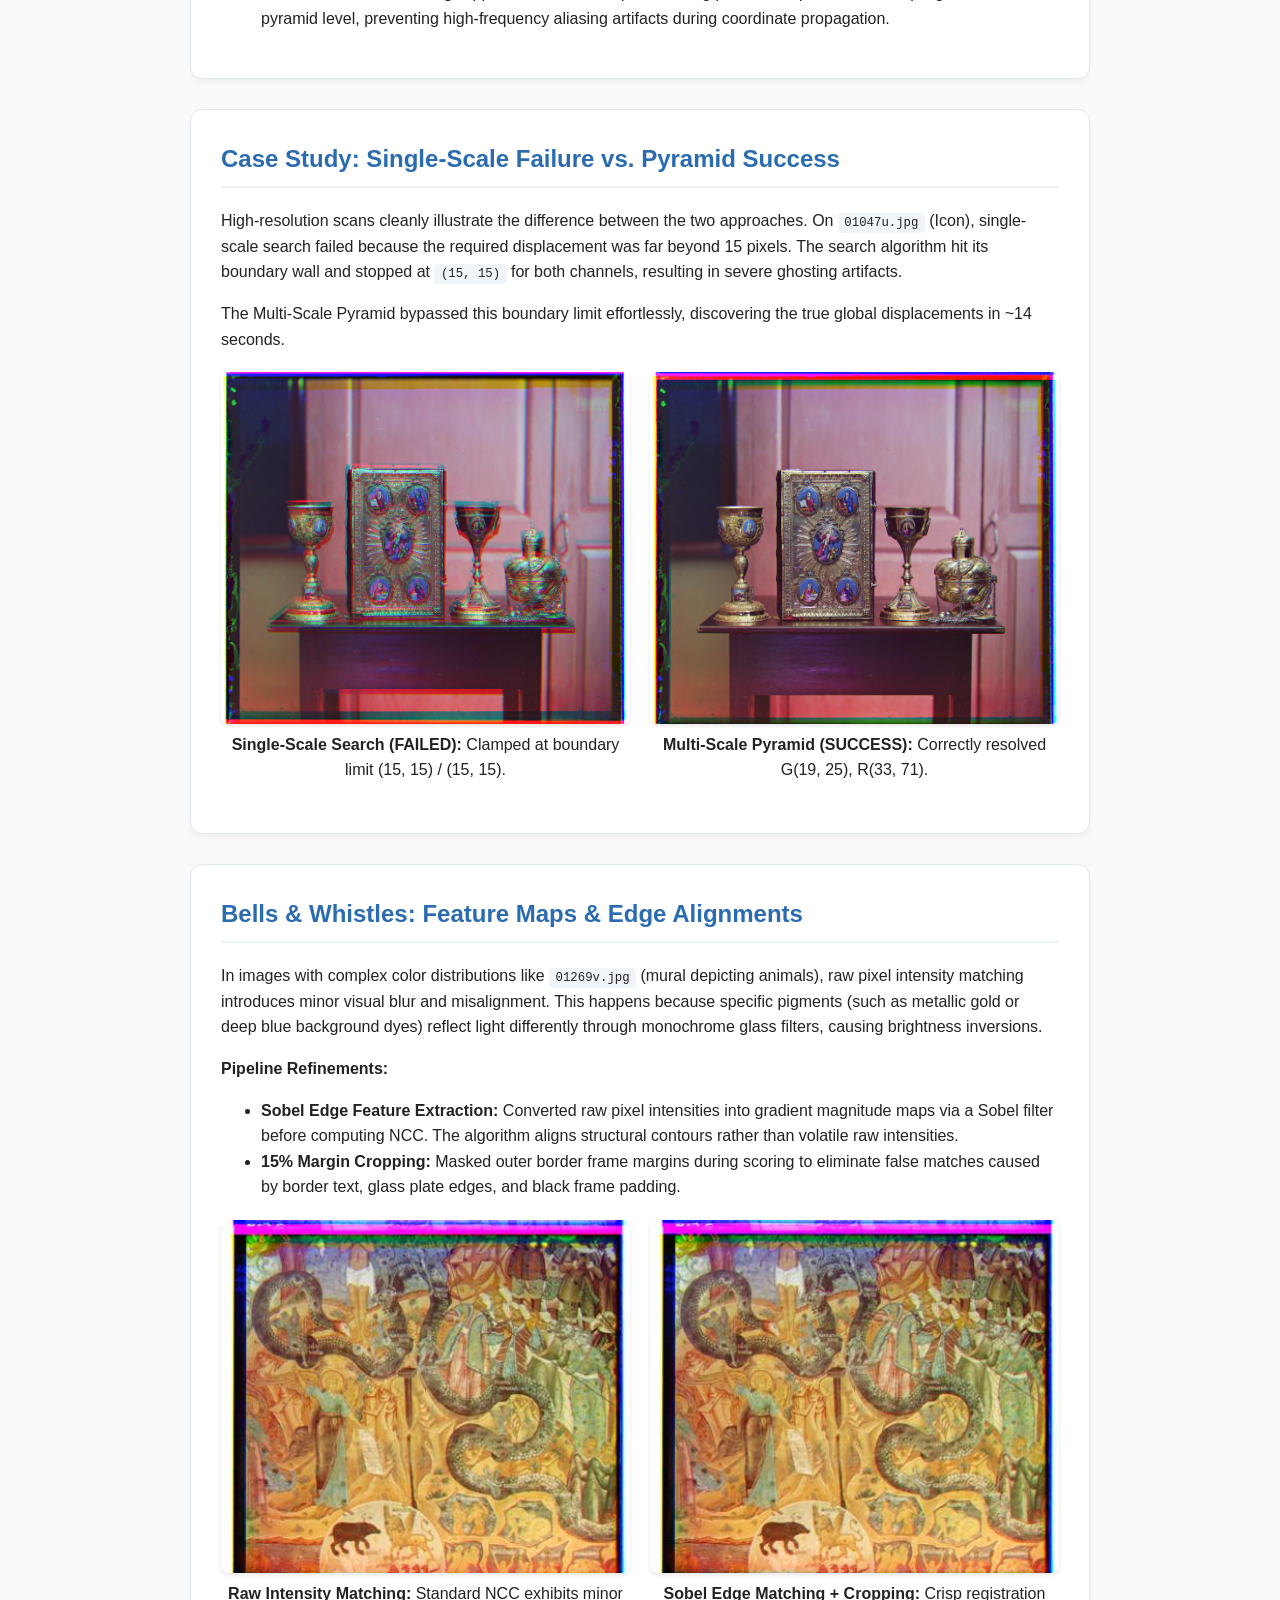
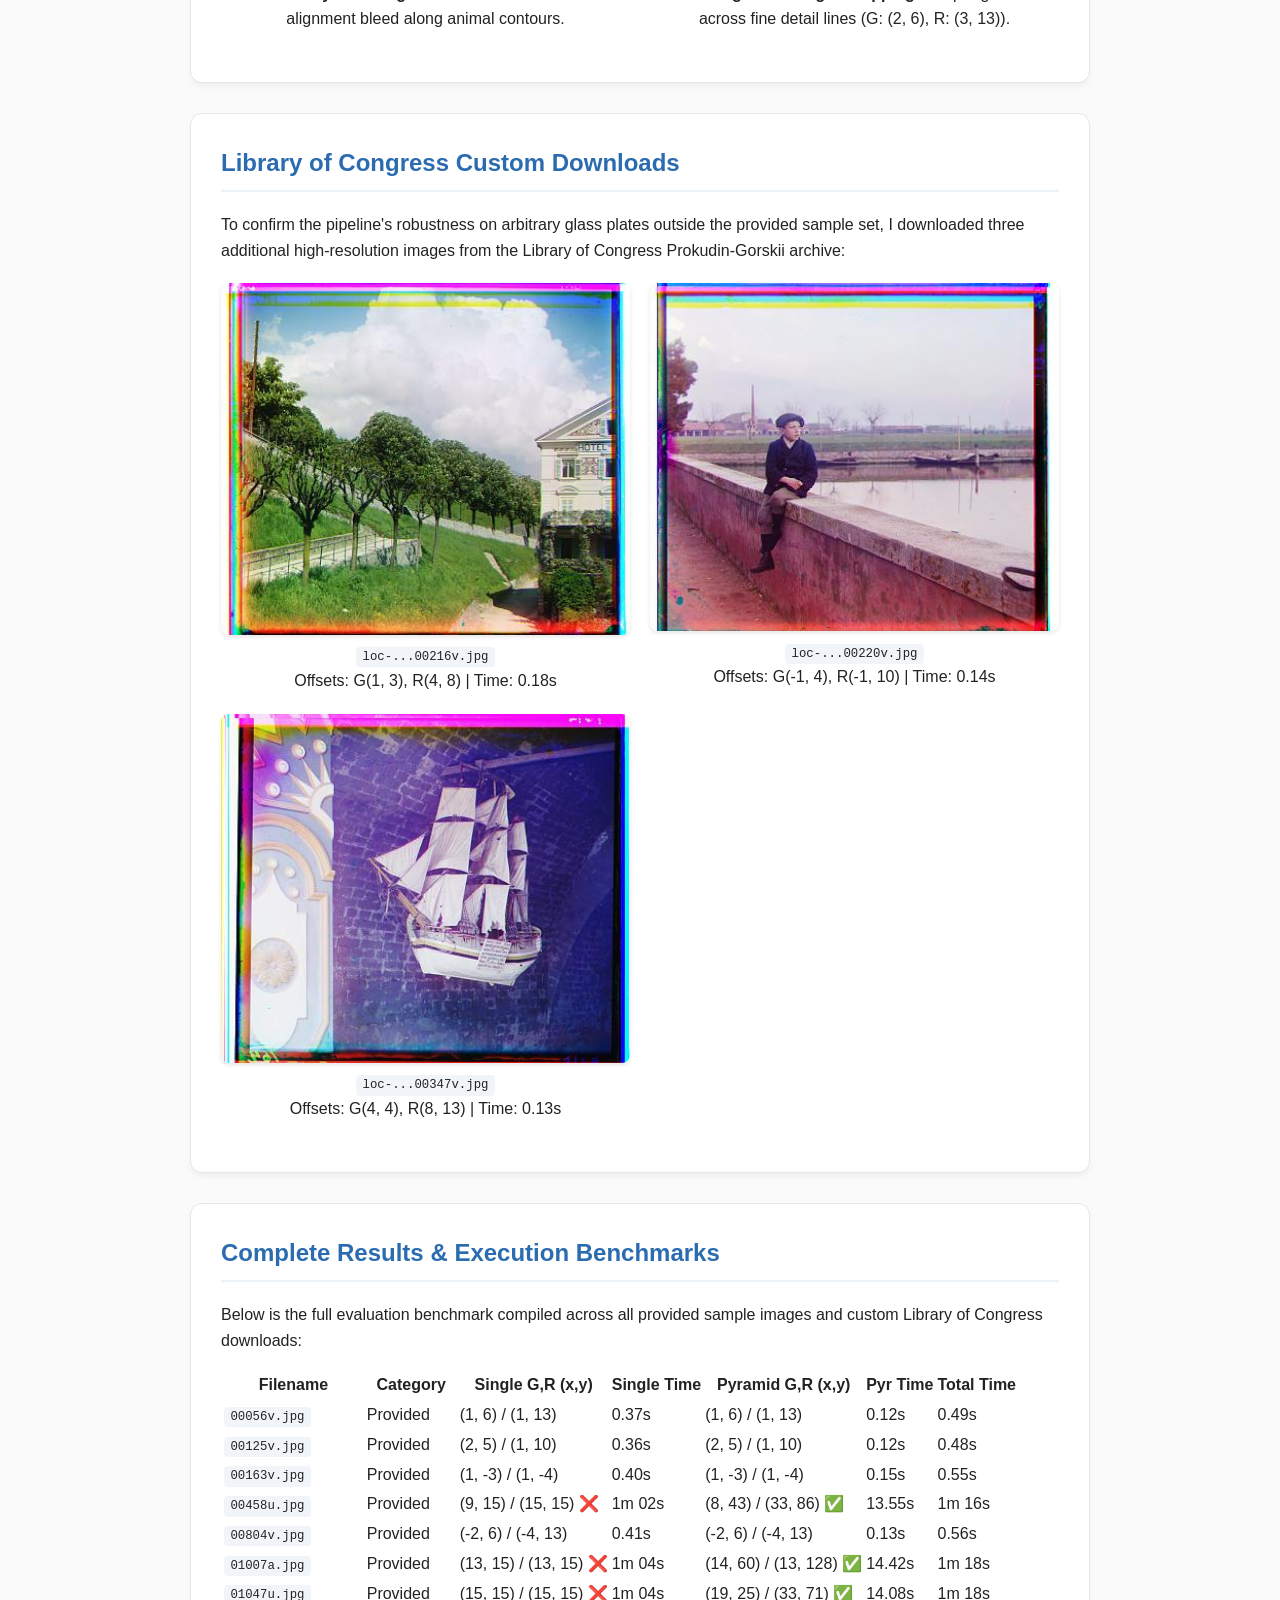
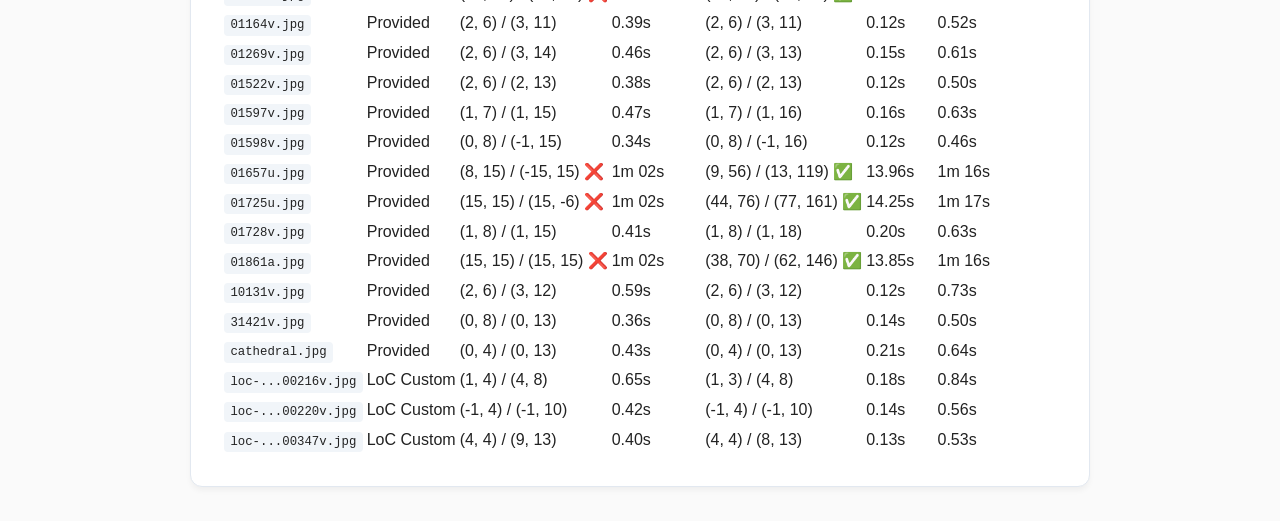
<file: a1/2/index.html>
<!DOCTYPE html>
<html lang="en">
<head>
  <meta charset="UTF-8">
  <meta name="viewport" content="width=device-width, initial-scale=1.0">
  <title>Colorizing the Prokudin-Gorskii Photo Collection</title>
  <link rel="stylesheet" href="../../style.css">
</head>
<body>

  <div class="container">

    <header>
      <h1>Bringing 100-Year-Old Glass Plates to Life</h1>
      <p class="subtitle">Automated RGB Colorization and Image Alignment Pipeline</p>
    </header>

    <div class="section">
      <h2>Project Overview & Goal</h2>
      <p>
        In the early 20th century, Russian photographer Sergei Mikhailovich Prokudin-Gorskii recorded history in color by taking three successive monochrome glass plate photographs using <b>Blue</b>, <b>Green</b>, and <b>Red</b> optical filters.
      </p>
      <p>
        Because the glass plates were exposed sequentially, physical movement and small camera shifts occurred between exposures. Stacking these plates raw creates severe color fringing. The goal of this project is to build an automated image processing pipeline that splits, aligns, and outputs sharp RGB composites.
      </p>
      
      <div class="img-grid">
        <div class="img-card">
          <img src="media/intermediate_02_split_channels.png" alt="Split Channels">
          <caption>Channel Splitting: Separating the digitized plate into Blue (Top), Green (Middle), and Red (Bottom) slices.</caption>
        </div>
      </div>
      <div class="img-grid">
        <div class="img-card">
            <img src="media/intermediate_01_unaligned.jpg" alt="Unaligned Composite">
            <caption>Raw Stacking: Direct overlay without alignment causes severe color misalignment.</caption>
        </div>
      </div>
    </div>

    <div class="section">
      <h2>Single-Scale Alignment</h2>
      <p>
        My initial baseline approach implemented an exhaustive single-scale displacement search. Using the <b>Blue channel</b> as a static anchor, the Green and Red channels were iteratively shifted over a <code>[-15, 15]</code> pixel search window.
      </p>
      <p>
        To measure image similarity, I evaluated both <b>L2 Norm (Mean Squared Error)</b> and <b>Normalized Cross-Correlation (NCC)</b>. NCC proved significantly more reliable than L2 because it normalizes brightness variations across different monochromatic channels.
      </p>
      
      <ul>
        <li><b>Low-Resolution Performance:</b> On small JPG images (e.g., <code>cathedral.jpg</code>), single-scale search aligned channels cleanly in approximately <b>~0.4 seconds</b>.</li>
        <li><b>Limitations:</b> Highly constrained search range that fails when displacements exceed 15 pixels.</li>
      </ul>

      <div class="img-grid">
        <div class="img-card">
          <img src="media/cathedral_single.jpg" alt="Cathedral Single Scale">
          <caption>Aligned <code>cathedral.jpg</code> (Single-Scale NCC) | Computed Offsets: G(0, 4), R(0, 13).</caption>
        </div>
      </div>
    </div>

    <div class="section">
      <h2>Multi-Scale Image Pyramid Alignment</h2>
      <p>
        When processing high-resolution scans (`.u.jpg`, `.a.jpg`, `.tif`), physical channel shifts often exceed 100+ pixels. A single-scale exhaustive search across a <code>[-150, 150]</code> pixel grid would require evaluating over 90,000 shift combinations per channel, quickly exceeding practical execution times.
      </p>

      <span class="badge">Recursive Multi-Scale Strategy</span>
      <p>
        To keep runtimes under a few seconds while covering large search radii, I implemented a recursive <b>Image Pyramid</b>:
      </p>
      <ol>
        <li>Recursively downsample channels by a factor of 2 until the base level spatial resolution drops below 128 pixels.</li>
        <li>Compute a coarse initial offset at the lowest resolution using a standard <code>[-15, 15]</code> window.</li>
        <li>Propagate the estimated offset up the pyramid by multiplying coordinates by 2, refining the estimate at each level within a localized <code>[-7, 7]</code> window.</li>
        <li><b>Anti-Aliased Pre-Filtering:</b> Applied Gaussian low-pass filtering prior to 2x spatial downsampling at each pyramid level, preventing high-frequency aliasing artifacts during coordinate propagation.</li>
      </ol>
    </div>

    <div class="section">
      <h2>Case Study: Single-Scale Failure vs. Pyramid Success</h2>
      <p>
        High-resolution scans cleanly illustrate the difference between the two approaches. On <code>01047u.jpg</code> (Icon), single-scale search failed because the required displacement was far beyond 15 pixels. The search algorithm hit its boundary wall and stopped at <code>(15, 15)</code> for both channels, resulting in severe ghosting artifacts.
      </p>
      <p>
        The Multi-Scale Pyramid bypassed this boundary limit effortlessly, discovering the true global displacements in ~14 seconds.
      </p>
      
      <div class="img-grid">
        <div class="img-card">
          <img src="media/01047u_single.jpg" alt="01047u Single Scale Failure">
          <caption><b>Single-Scale Search (<span class="tag-fail">FAILED</span>):</b> Clamped at boundary limit (15, 15) / (15, 15).</caption>
        </div>
        <div class="img-card">
          <img src="media/01047u_pyramid.jpg" alt="01047u Pyramid Success">
          <caption><b>Multi-Scale Pyramid (<span class="tag-success">SUCCESS</span>):</b> Correctly resolved G(19, 25), R(33, 71).</caption>
        </div>
      </div>
    </div>

    <div class="section">
      <h2>Bells & Whistles: Feature Maps & Edge Alignments</h2>
      <p>
        In images with complex color distributions like <code>01269v.jpg</code> (mural depicting animals), raw pixel intensity matching introduces minor visual blur and misalignment. This happens because specific pigments (such as metallic gold or deep blue background dyes) reflect light differently through monochrome glass filters, causing brightness inversions.
      </p>

      <p><b>Pipeline Refinements:</b></p>
      <ul>
        <li><b>Sobel Edge Feature Extraction:</b> Converted raw pixel intensities into gradient magnitude maps via a Sobel filter before computing NCC. The algorithm aligns structural contours rather than volatile raw intensities.</li>
        <li><b>15% Margin Cropping:</b> Masked outer border frame margins during scoring to eliminate false matches caused by border text, glass plate edges, and black frame padding.</li>
      </ul>

      <div class="img-grid">
        <div class="img-card">
          <img src="media/01269v_single.jpg" alt="01269v Standard Alignment">
          <caption><b>Raw Intensity Matching:</b> Standard NCC exhibits minor alignment bleed along animal contours.</caption>
        </div>
        <div class="img-card">
          <img src="media/01269v_pyramid.jpg" alt="01269v Sobel Edge Alignment">
          <caption><b>Sobel Edge Matching + Cropping:</b> Crisp registration across fine detail lines (G: (2, 6), R: (3, 13)).</caption>
        </div>
      </div>
    </div>

    <div class="section">
      <h2>Library of Congress Custom Downloads</h2>
      <p>
        To confirm the pipeline's robustness on arbitrary glass plates outside the provided sample set, I downloaded three additional high-resolution images from the Library of Congress Prokudin-Gorskii archive:
      </p>

      <div class="img-grid">
        <div class="img-card">
          <img src="media/loc-service-pnp-prok-00200-00216v_pyramid.jpg" alt="LoC Custom 00216v">
          <caption><code>loc-...00216v.jpg</code><br>Offsets: G(1, 3), R(4, 8) | Time: 0.18s</caption>
        </div>
        <div class="img-card">
          <img src="media/loc-service-pnp-prok-00200-00220v_pyramid.jpg" alt="LoC Custom 00220v">
          <caption><code>loc-...00220v.jpg</code><br>Offsets: G(-1, 4), R(-1, 10) | Time: 0.14s</caption>
        </div>
        <div class="img-card">
          <img src="media/loc-service-pnp-prok-00300-00347v_pyramid.jpg" alt="LoC Custom 00347v">
          <caption><code>loc-...00347v.jpg</code><br>Offsets: G(4, 4), R(8, 13) | Time: 0.13s</caption>
        </div>
      </div>
    </div>

    <div class="section">
      <h2>Complete Results & Execution Benchmarks</h2>
      <p>
        Below is the full evaluation benchmark compiled across all provided sample images and custom Library of Congress downloads:
      </p>

      <table>
        <thead>
          <tr>
            <th>Filename</th>
            <th>Category</th>
            <th>Single G,R (x,y)</th>
            <th>Single Time</th>
            <th>Pyramid G,R (x,y)</th>
            <th>Pyr Time</th>
            <th>Total Time</th>
          </tr>
        </thead>
        <tbody>
          <tr><td><code>00056v.jpg</code></td><td>Provided</td><td>(1, 6) / (1, 13)</td><td>0.37s</td><td>(1, 6) / (1, 13)</td><td>0.12s</td><td>0.49s</td></tr>
          <tr><td><code>00125v.jpg</code></td><td>Provided</td><td>(2, 5) / (1, 10)</td><td>0.36s</td><td>(2, 5) / (1, 10)</td><td>0.12s</td><td>0.48s</td></tr>
          <tr><td><code>00163v.jpg</code></td><td>Provided</td><td>(1, -3) / (1, -4)</td><td>0.40s</td><td>(1, -3) / (1, -4)</td><td>0.15s</td><td>0.55s</td></tr>
          <tr><td><code>00458u.jpg</code></td><td>Provided</td><td>(9, 15) / (15, 15) <span class="tag-fail">❌</span></td><td>1m 02s</td><td>(8, 43) / (33, 86) <span class="tag-success">✅</span></td><td>13.55s</td><td>1m 16s</td></tr>
          <tr><td><code>00804v.jpg</code></td><td>Provided</td><td>(-2, 6) / (-4, 13)</td><td>0.41s</td><td>(-2, 6) / (-4, 13)</td><td>0.13s</td><td>0.56s</td></tr>
          <tr><td><code>01007a.jpg</code></td><td>Provided</td><td>(13, 15) / (13, 15) <span class="tag-fail">❌</span></td><td>1m 04s</td><td>(14, 60) / (13, 128) <span class="tag-success">✅</span></td><td>14.42s</td><td>1m 18s</td></tr>
          <tr><td><code>01047u.jpg</code></td><td>Provided</td><td>(15, 15) / (15, 15) <span class="tag-fail">❌</span></td><td>1m 04s</td><td>(19, 25) / (33, 71) <span class="tag-success">✅</span></td><td>14.08s</td><td>1m 18s</td></tr>
          <tr><td><code>01164v.jpg</code></td><td>Provided</td><td>(2, 6) / (3, 11)</td><td>0.39s</td><td>(2, 6) / (3, 11)</td><td>0.12s</td><td>0.52s</td></tr>
          <tr><td><code>01269v.jpg</code></td><td>Provided</td><td>(2, 6) / (3, 14)</td><td>0.46s</td><td>(2, 6) / (3, 13)</td><td>0.15s</td><td>0.61s</td></tr>
          <tr><td><code>01522v.jpg</code></td><td>Provided</td><td>(2, 6) / (2, 13)</td><td>0.38s</td><td>(2, 6) / (2, 13)</td><td>0.12s</td><td>0.50s</td></tr>
          <tr><td><code>01597v.jpg</code></td><td>Provided</td><td>(1, 7) / (1, 15)</td><td>0.47s</td><td>(1, 7) / (1, 16)</td><td>0.16s</td><td>0.63s</td></tr>
          <tr><td><code>01598v.jpg</code></td><td>Provided</td><td>(0, 8) / (-1, 15)</td><td>0.34s</td><td>(0, 8) / (-1, 16)</td><td>0.12s</td><td>0.46s</td></tr>
          <tr><td><code>01657u.jpg</code></td><td>Provided</td><td>(8, 15) / (-15, 15) <span class="tag-fail">❌</span></td><td>1m 02s</td><td>(9, 56) / (13, 119) <span class="tag-success">✅</span></td><td>13.96s</td><td>1m 16s</td></tr>
          <tr><td><code>01725u.jpg</code></td><td>Provided</td><td>(15, 15) / (15, -6) <span class="tag-fail">❌</span></td><td>1m 02s</td><td>(44, 76) / (77, 161) <span class="tag-success">✅</span></td><td>14.25s</td><td>1m 17s</td></tr>
          <tr><td><code>01728v.jpg</code></td><td>Provided</td><td>(1, 8) / (1, 15)</td><td>0.41s</td><td>(1, 8) / (1, 18)</td><td>0.20s</td><td>0.63s</td></tr>
          <tr><td><code>01861a.jpg</code></td><td>Provided</td><td>(15, 15) / (15, 15) <span class="tag-fail">❌</span></td><td>1m 02s</td><td>(38, 70) / (62, 146) <span class="tag-success">✅</span></td><td>13.85s</td><td>1m 16s</td></tr>
          <tr><td><code>10131v.jpg</code></td><td>Provided</td><td>(2, 6) / (3, 12)</td><td>0.59s</td><td>(2, 6) / (3, 12)</td><td>0.12s</td><td>0.73s</td></tr>
          <tr><td><code>31421v.jpg</code></td><td>Provided</td><td>(0, 8) / (0, 13)</td><td>0.36s</td><td>(0, 8) / (0, 13)</td><td>0.14s</td><td>0.50s</td></tr>
          <tr><td><code>cathedral.jpg</code></td><td>Provided</td><td>(0, 4) / (0, 13)</td><td>0.43s</td><td>(0, 4) / (0, 13)</td><td>0.21s</td><td>0.64s</td></tr>
          <tr><td><code>loc-...00216v.jpg</code></td><td>LoC Custom</td><td>(1, 4) / (4, 8)</td><td>0.65s</td><td>(1, 3) / (4, 8)</td><td>0.18s</td><td>0.84s</td></tr>
          <tr><td><code>loc-...00220v.jpg</code></td><td>LoC Custom</td><td>(-1, 4) / (-1, 10)</td><td>0.42s</td><td>(-1, 4) / (-1, 10)</td><td>0.14s</td><td>0.56s</td></tr>
          <tr><td><code>loc-...00347v.jpg</code></td><td>LoC Custom</td><td>(4, 4) / (9, 13)</td><td>0.40s</td><td>(4, 4) / (8, 13)</td><td>0.13s</td><td>0.53s</td></tr>
        </tbody>
      </table>
    </div>

  </div>

</body>
</html>
</file>
<file: style.css>
:root {
    --bg: #fafafa;
    --card-bg: #ffffff;
    --text: #222222;
    --muted: #666666;
    --accent: #2b6cb0;
    --border: #e2e8f0;
  }
  
  body {
    font-family: -apple-system, BlinkMacSystemFont, "Segoe UI", Roboto, Helvetica, Arial, sans-serif;
    line-height: 1.6;
    color: var(--text);
    background-color: var(--bg);
    margin: 0;
    padding: 0;
  }
  
  .container {
    max-width: 900px;
    margin: 40px auto;
    padding: 0 20px;
  }
  
  header {
    text-align: center;
    margin-bottom: 40px;
  }
  
  h1 {
    font-size: 2.2rem;
    margin-bottom: 10px;
    color: #1a202c;
  }
  
  .subtitle {
    font-size: 1.1rem;
    color: var(--muted);
  }

  .section {
    background: var(--card-bg);
    padding: 30px;
    border-radius: 12px;
    box-shadow: 0 4px 6px -1px rgba(0, 0, 0, 0.05);
    margin-bottom: 30px;
    border: 1px solid var(--border);
  }
  
  h2 {
    color: var(--accent);
    margin-top: 0;
    border-bottom: 2px solid #edf2f7;
    padding-bottom: 8px;
  }
  
  .img-grid {
    display: grid;
    grid-template-columns: repeat(auto-fit, minmax(280px, 1fr));
    gap: 20px;
    margin: 20px 0;
  }
  
  .img-card {
    text-align: center;
  }
  
  .img-card img {
    width: 100%;
    border-radius: 8px;
    box-shadow: 0 2px 4px rgba(0, 0, 0, 0.1);
  }
  
  .img-card caption {
    display: block;
    font-size: 0.85rem;
    color: var(--muted);
    margin-top: 8px;
  }
  
  .media-container {
    max-width: 500px;
    margin: 20px auto;
    text-align: center;
  }
  
  .media-container img {
    width: 100%;
    border-radius: 8px;
    box-shadow: 0 4px 8px rgba(0, 0, 0, 0.15);
  }

  .grid-3-inline {
    display: grid;
    grid-template-columns: repeat(3, 1fr);
    gap: 1rem;
    align-items: start;
    margin: 1.5rem 0;
  }
  
  @media (max-width: 768px) {
    .grid-3-inline {
      grid-template-columns: 1fr;
    }
  }
  
  .key-learning-box {
    background-color: #f8fafc;
    border-left: 4px solid #2563eb;
    padding: 1rem 1.25rem;
    margin-top: 1.5rem;
    border-radius: 0 6px 6px 0;
    font-size: 0.95rem;
  }
  
  .key-learning-box h4 {
    margin: 0 0 0.5rem 0;
    color: #1e293b;
  }
  
  .key-learning-box ul {
    margin: 0;
    padding-left: 1.25rem;
  }

  /* --- Wide Media Container for Panoramas --- */
  .media-container-wide {
    max-width: 100%;
    margin: 20px auto;
    text-align: center;
  }
  
  .media-container-wide img {
    width: 100%;
    border-radius: 8px;
    box-shadow: 0 4px 8px rgba(0,0,0,0.15);
  }

  .problem-section {
    margin-bottom: 3rem;
    padding: 2rem;
    background: #ffffff;
    border-radius: 8px;
    box-shadow: 0 4px 6px rgba(0,0,0,0.05);
  }
  
  .image-grid {
    display: grid;
    grid-template-columns: repeat(auto-fit, minmax(300px, 1fr));
    gap: 1.5rem;
    margin: 1.5rem 0;
  }

  .image-card {
    background: #f8fafc;
    padding: 1rem;
    border-radius: 6px;
    border: 1px solid #e2e8f0;
    text-align: center;
  }
  
  .image-card img {
    max-width: 100%;
    height: auto;
    border-radius: 4px;
    margin-bottom: 0.5rem;
  }
  
  .image-card p {
    font-size: 0.9rem;
    color: #475569;
    margin: 0;
  }

  table.math-table {
    width: 100%;
    border-collapse: collapse;
    margin: 1rem 0;
  }

  table.math-table th, table.math-table td {
    border: 1px solid #cbd5e1;
    padding: 0.75rem;
    text-align: left;
  }

  table.math-table th {
    background: #f1f5f9;
  }
  
  code {
    background: #f1f5f9;
    padding: 0.2rem 0.4rem;
    border-radius: 4px;
    font-family: monospace;
    font-size: 0.95em;
  }

  .code-block {
    background: #0f172a;
    color: #e2e8f0;
    padding: 1.25rem;
    border-radius: 6px;
    overflow-x: auto;
    font-family: monospace;
    font-size: 0.9rem;
    margin: 1rem 0;
  }
</file>
